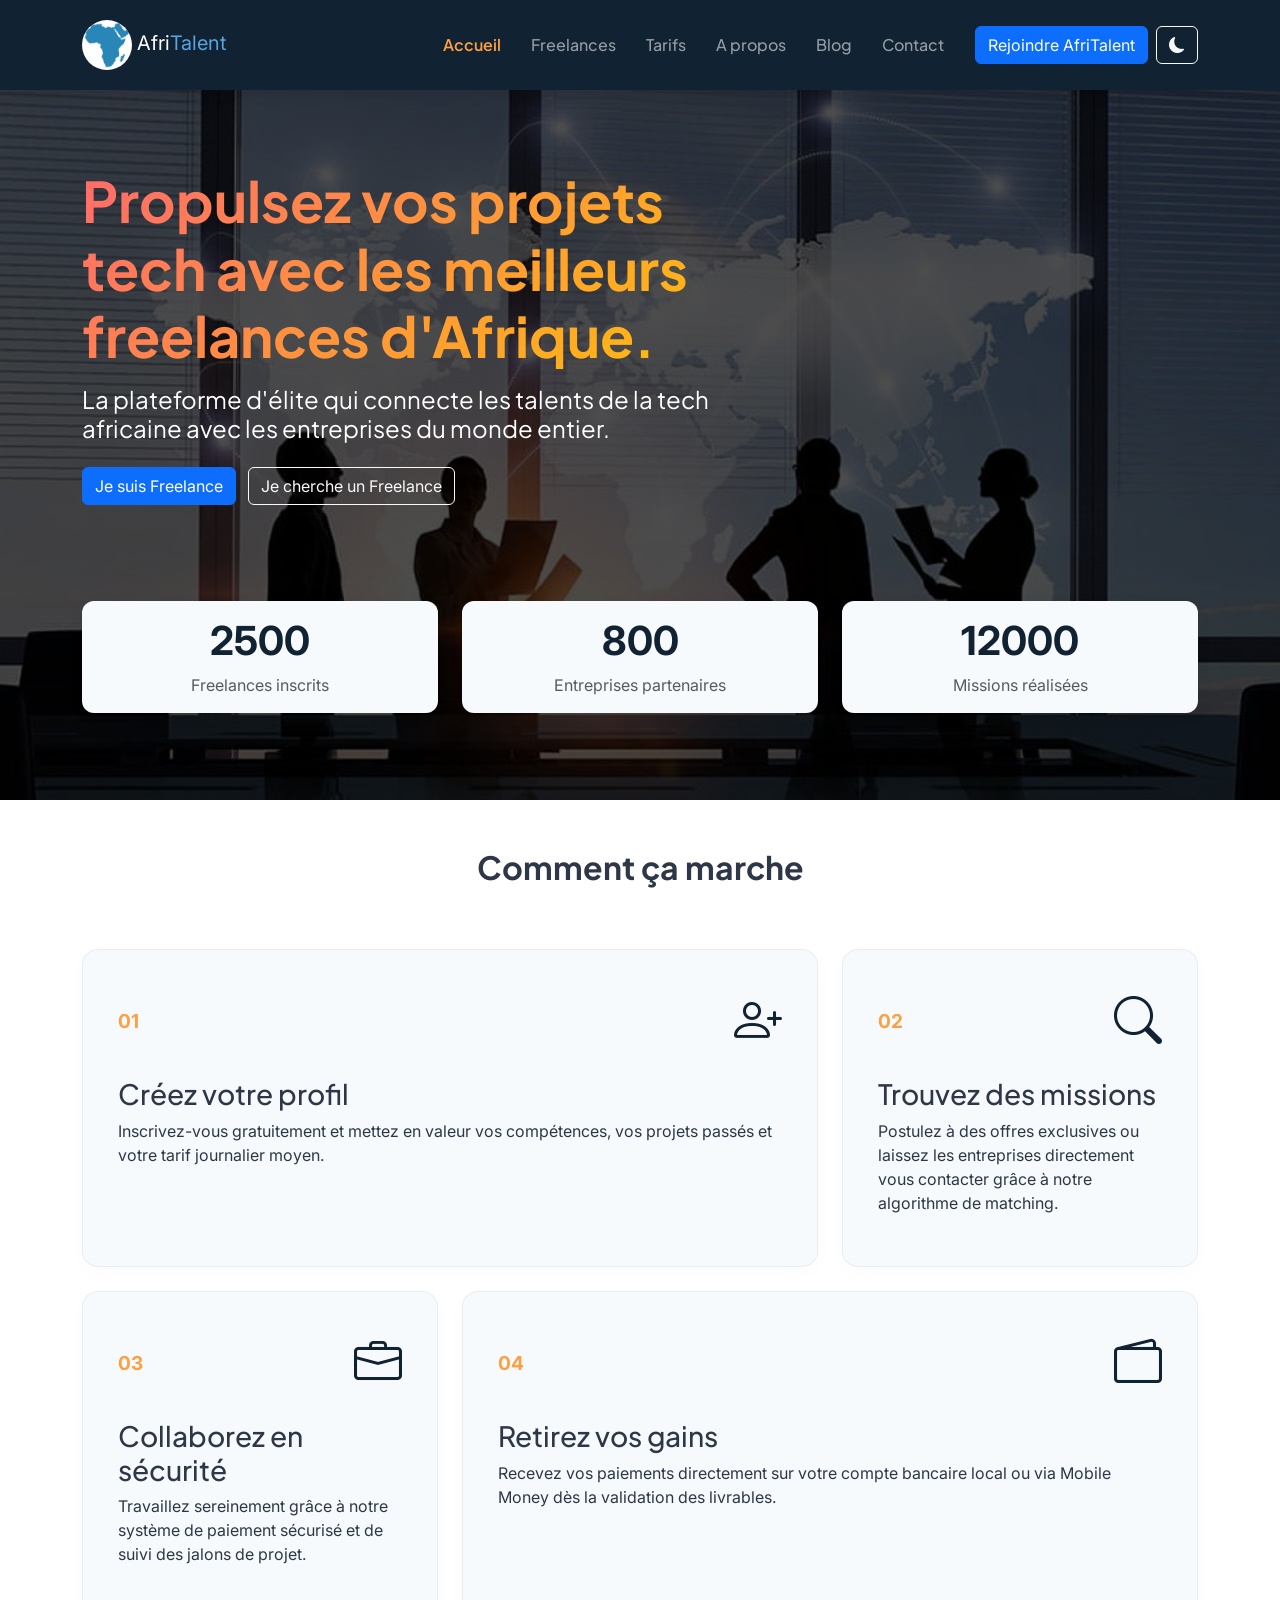
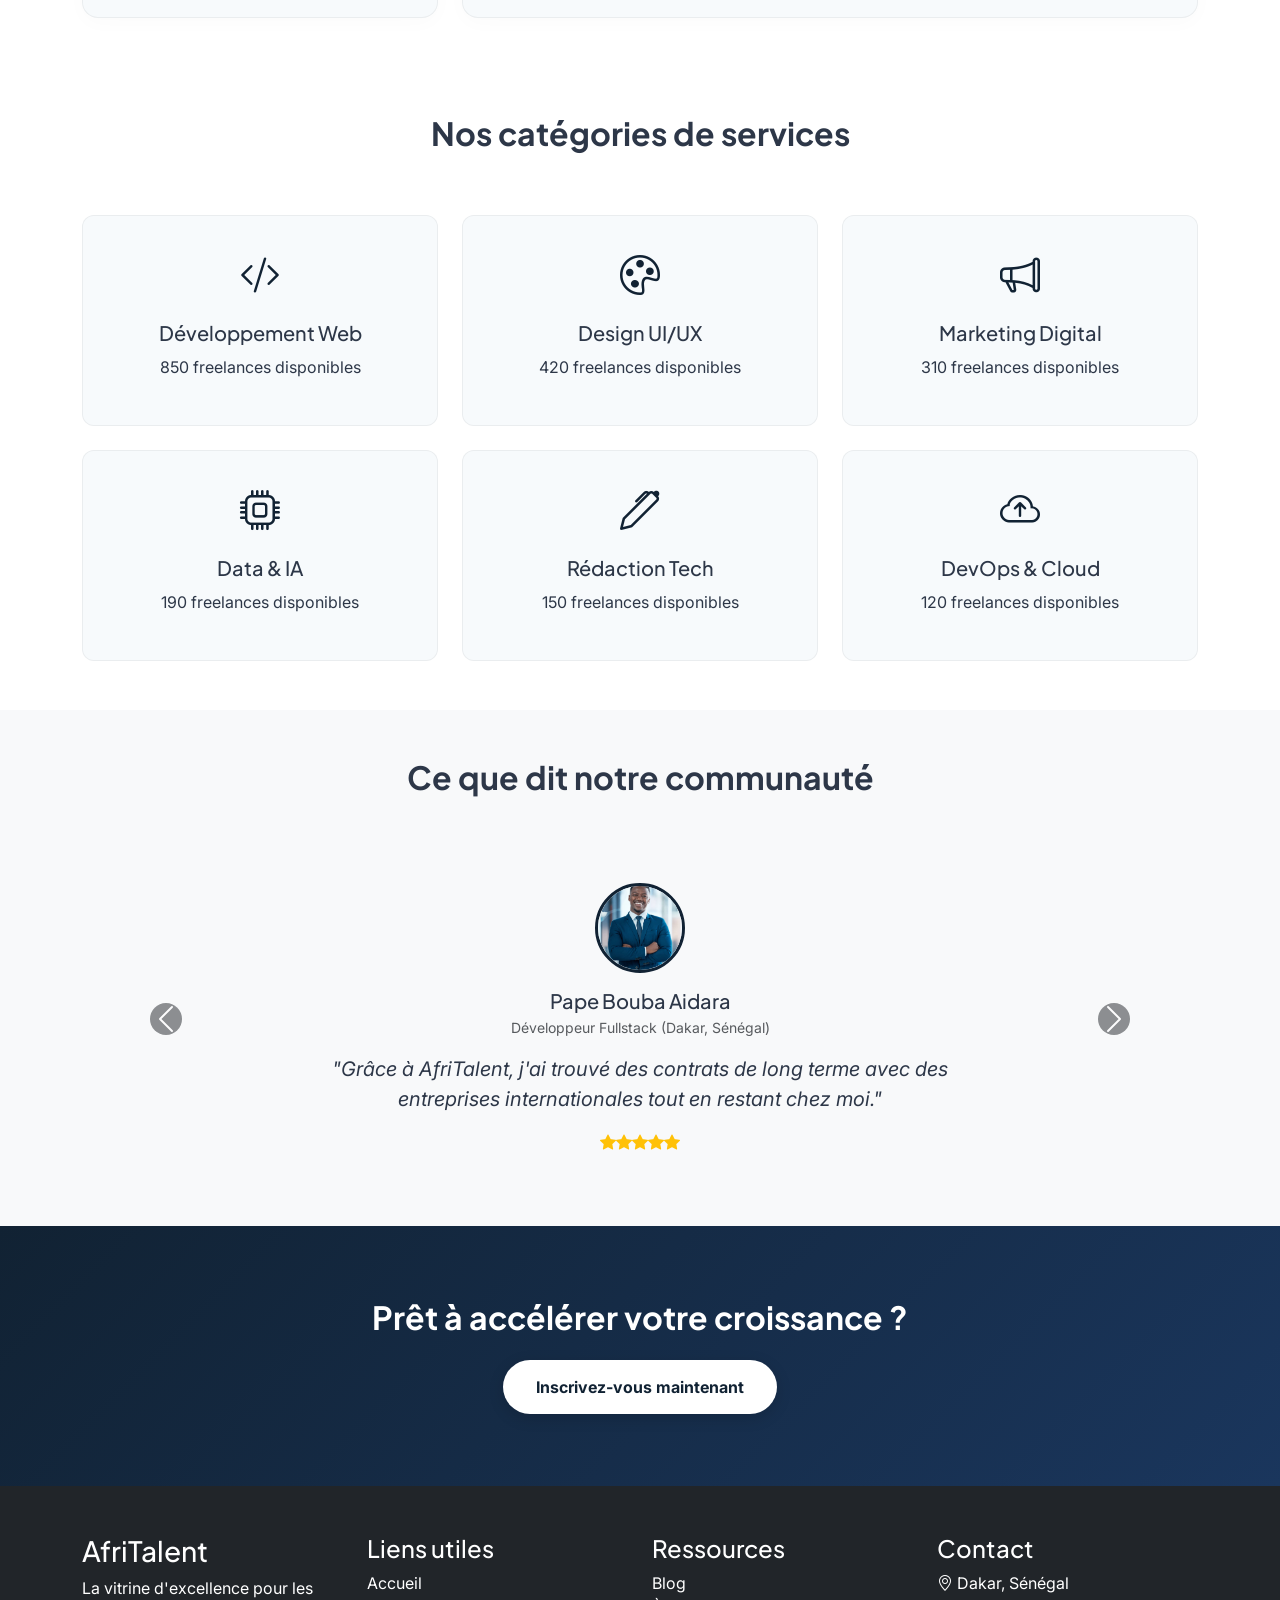
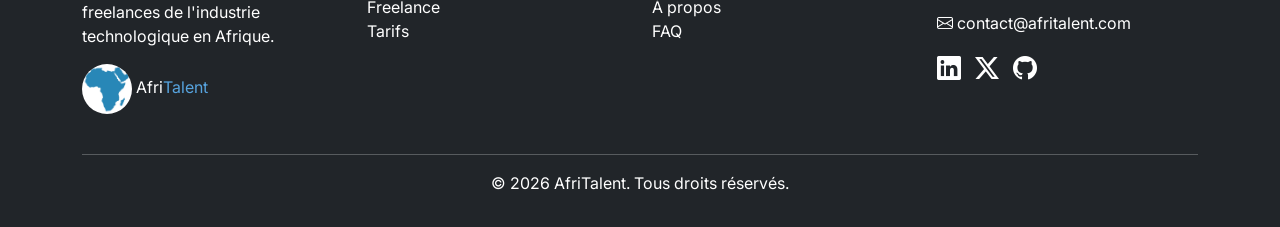
<file: index.html>
<!DOCTYPE html>
<html lang="fr">
<head>
    <meta charset="UTF-8">
    <meta name="viewport" content="width=device-width, initial-scale=1.0">
    <title>AfriTalent | Accueil</title>

    <!-- Bootstrap 5 via CDN : Framework structurel et composants graphiques réutilisables -->
    <link href="https://cdn.jsdelivr.net/npm/bootstrap@5.3.0/dist/css/bootstrap.min.css" rel="stylesheet">
    
    <!-- Bootstrap Icons : Librairie d'icônes vectorielles officielle pour les visuels et indicateurs -->
    <link rel="stylesheet" href="https://cdn.jsdelivr.net/npm/bootstrap-icons@1.11.0/font/bootstrap-icons.css">
    
    <!-- Feuille de style personnalisée : Surcharges de Bootstrap et design propre à AfriTalent -->
    <link rel="stylesheet" href="css/style.css">
</head>
<body id="index-page">

    <!-- ==========================================
         BARRE DE NAVIGATION (HEADER)
         ========================================== -->
    <header>
        <!-- .navbar-expand-lg : Mode menu complet sur PC, passe en mode Hamburger sous 992px -->
        <!-- .fixed-top : Fixe la barre en haut de l'écran lors du défilement utilisateur -->
        <nav class="navbar navbar-expand-lg navbar-dark fixed-top custom-navbar" aria-label="Navigation principale">
            <div class="container">
                <!-- Identité visuelle (Logo et Nom) -->
                <a class="navbar-brand" href="index.html">
                    <img src="images/94127101-raster-carte-afrique-carte-isolé-sur-fond-blanc-continent-icône-indienne.jpg" alt="logo officiel de AfriTalent" width="50"> Afri<span class="moi">Talent</span>
                </a>
                
                <!-- Bouton Hamburger : Apparaît uniquement sur mobile/tablette -->
                <!-- data-bs-target : Cible l'identifiant du menu pour l'ouverture/fermeture via Bootstrap JS -->
                <button class="navbar-toggler" type="button" data-bs-toggle="collapse" data-bs-target="#navMenu" aria-controls="navMenu" aria-expanded="false" aria-label="Déplier le menu de navigation">
                    <span class="navbar-toggler-icon"></span>
                </button>
                
                <!-- Conteneur des liens de navigation rétractable -->
                <div class="collapse navbar-collapse" id="navMenu">
                    <!-- .ms-auto : Pousse automatiquement le menu vers la droite de l'écran -->
                    <ul class="navbar-nav ms-auto">
                        <li class="nav-item"><a class="nav-link active" href="index.html" aria-current="page">Accueil</a></li>
                        <li class="nav-item"><a class="nav-link" href="freelances.html">Freelances</a></li>
                        <li class="nav-item"><a class="nav-link" href="tarifs.html">Tarifs</a></li>
                        <li class="nav-item"><a class="nav-link" href="about.html">A propos</a></li>
                        <li class="nav-item"><a class="nav-link" href="#">Blog</a></li>
                        <li class="nav-item"><a class="nav-link" href="contact.html">Contact</a></li>
                    </ul>
                    
                    <!-- Bouton d'inscription (Adaptabilité responsive intégrée) -->
                    <a href="contact.html" class="btn btn-primary ms-lg-3 mt-3 mt-lg-0 d-block d-lg-inline-block">Rejoindre AfriTalent</a>
                    
                    <!-- Commutateur de Thème (Light/Dark Mode) détecté par main.js via son ID -->
                    <button id="theme-toggle" class="btn btn-outline-light ms-lg-2 mt-2 mt-lg-0" aria-label="Changer le mode d'affichage">
                        <i class="bi bi-moon-fill" id="theme-icon"></i>
                    </button>
                </div>
            </div>
        </nav>
    </header>

    <!-- ==========================================
         CONTENU PRINCIPAL DE LA PAGE (MAIN)
         ========================================== -->
    <main>
        
        <!-- SECTION HERO : Accroche principale et statistiques d'impact -->
        <section id="hero" class="py-5 d-flex align-items-center">
            <div class="container">
                <div class="row align-items-center">
                    <!-- Bloc textuel principal (Centré sur mobile, aligné à gauche sur écrans larges) -->
                    <div class="col-lg-7 text-center text-lg-start">
                        <h1 class="display-4 fw-bold mb-3 text-gradient">Propulsez vos projets tech avec les meilleurs freelances d'Afrique.</h1>
                        <h2 class="fs-4 text-white mb-4 fw-normal">La plateforme d'élite qui connecte les talents de la tech africaine avec les entreprises du monde entier.</h2>
                        <div class="mb-5">
                            <a href="contact.html" class="btn btn-primary me-2">Je suis Freelance</a>
                            <a href="freelances.html" class="btn btn-outline-light">Je cherche un Freelance</a>
                        </div>
                    </div>
                    
                    <!-- Emplacement pour l'illustration : Masqué sur mobile (.d-none), visible dès lg (.d-lg-block) -->
                    <div class="col-lg-5 d-none d-lg-block">
                        <div class="hero-illustration-placeholder"></div>
                    </div>
                </div>
                
                <!-- Bloc de Statistiques (1 colonne sur mobile, 3 colonnes à partir de l'écran d'ordinateur ou tablette) -->
                <!-- Note : Les valeurs brutes servent de fallback si JS est désactivé, sinon modifiées dynamiquement par main.js -->
                <div id="stats" class="row g-4 mt-4 text-center">
                    <div class="col-12 col-md-4">
                        <div class="stat-box p-3">
                            <span class="num d-block fw-bold h2" data-target="2500">2500</span>
                            <p class="text-muted mb-0">Freelances inscrits</p>
                        </div>
                    </div>
                    <div class="col-12 col-md-4">
                        <div class="stat-box p-3">
                            <span class="num d-block fw-bold h2" data-target="800">800</span>
                            <p class="text-muted mb-0">Entreprises partenaires</p>
                        </div>
                    </div>
                    <div class="col-12 col-md-4">
                        <div class="stat-box p-3">
                            <span class="num d-block fw-bold h2" data-target="12000">12000</span>
                            <p class="text-muted mb-0">Missions réalisées</p>
                        </div>
                    </div>
                </div>
            </div>
        </section>


        <!-- SECTION BENTO GRID : Processus d'utilisation de la plateforme -->
        <section id="how-it-works" class="py-5">
            <div class="container">
                <h2 class="text-center mb-5 section-title">Comment ça marche</h2>
               
                <!-- Le conteneur .bento-grid est piloté par CSS Grid pour agencer les cartes de façon asymétrique -->
                <div class="bento-grid">
                    
                    <!-- Étape 1 (.bento-w-2 indique en CSS que la carte occupe 2 colonnes sur écran large) -->
                    <article class="bento-card bento-w-2">
                        <div class="bento-header">
                            <span class="bento-step">01</span>
                            <i class="bi bi-person-plus bento-icon" aria-hidden="true"></i>
                        </div>
                        <h3>Créez votre profil</h3>
                        <p>Inscrivez-vous gratuitement et mettez en valeur vos compétences, vos projets passés et votre tarif journalier moyen.</p>
                    </article>

                    <!-- Étape 2 (Format standard : 1 colonne de la bento grid) -->
                    <article class="bento-card">
                        <div class="bento-header">
                            <span class="bento-step">02</span>
                            <i class="bi bi-search bento-icon" aria-hidden="true"></i>
                        </div>
                        <h3>Trouvez des missions</h3>
                        <p>Postulez à des offres exclusives ou laissez les entreprises directement vous contacter grâce à notre algorithme de matching.</p>
                    </article>
                    
                    <!-- Étape 3 (Format standard : 1 colonne de la bento grid) -->
                    <article class="bento-card">
                        <div class="bento-header">
                            <span class="bento-step">03</span>
                            <i class="bi bi-briefcase bento-icon" aria-hidden="true"></i>
                        </div>
                        <h3>Collaborez en sécurité</h3>
                        <p>Travaillez sereinement grâce à notre système de paiement sécurisé et de suivi des jalons de projet.</p>
                    </article>

                    <!-- Étape 4 (Format large : prend deux emplacements horizontaux sur PC) -->
                    <article class="bento-card bento-w-2">
                        <div class="bento-header">
                            <span class="bento-step">04</span>
                            <i class="bi bi-wallet2 bento-icon" aria-hidden="true"></i>
                        </div>
                        <h3>Retirez vos gains</h3>
                        <p>Recevez vos paiements directement sur votre compte bancaire local ou via Mobile Money dès la validation des livrables.</p>
                    </article>
                </div>
            </div>
        </section>


        <!-- SECTION CATÉGORIES : Secteurs d'activités techniques proposés -->
        <section id="categories" class="py-5">
            <div class="container">
                <h2 class="text-center mb-5 section-title">Nos catégories de services</h2>
                
                <!-- Gère la distribution des cartes : 1 col sur mobile (col-12), 2 col sur tablette (col-md-6), 3 col sur PC (col-lg-4) -->
                <div class="row g-4">
                    <!-- Catégorie Développement Web -->
                    <div class="col-12 col-md-6 col-lg-4">
                        <div class="category-card">
                            <i class="bi bi-code-slash card-icon" aria-hidden="true"></i>
                            <h3>Développement Web</h3>
                            <p>850 freelances disponibles</p>
                        </div>
                    </div>
                    
                    <!-- Catégorie Design UI/UX -->
                    <div class="col-12 col-md-6 col-lg-4">
                        <div class="category-card">
                            <i class="bi bi-palette card-icon" aria-hidden="true"></i>
                            <h3>Design UI/UX</h3>
                            <p>420 freelances disponibles</p>
                        </div>
                    </div>
                    
                    <!-- Catégorie Marketing Digital -->
                    <div class="col-12 col-md-6 col-lg-4">
                        <div class="category-card">
                            <i class="bi bi-megaphone card-icon" aria-hidden="true"></i>
                            <h3>Marketing Digital</h3>
                            <p>310 freelances disponibles</p>
                        </div>
                    </div>
                    
                    <!-- Catégorie Data & IA -->
                    <div class="col-12 col-md-6 col-lg-4">
                        <div class="category-card">
                            <i class="bi bi-cpu card-icon" aria-hidden="true"></i>
                            <h3>Data & IA</h3>
                            <p>190 freelances disponibles</p>
                        </div>
                    </div>
                    
                    <!-- Catégorie Rédaction Tech -->
                    <div class="col-12 col-md-6 col-lg-4">
                        <div class="category-card">
                            <i class="bi bi-pen card-icon" aria-hidden="true"></i>
                            <h3>Rédaction Tech</h3>
                            <p>150 freelances disponibles</p>
                        </div>
                    </div>
                    
                    <!-- Catégorie DevOps & Cloud -->
                    <div class="col-12 col-md-6 col-lg-4">
                        <div class="category-card">
                            <i class="bi bi-cloud-arrow-up card-icon" aria-hidden="true"></i>
                            <h3>DevOps & Cloud</h3>
                            <p>120 freelances disponibles</p>
                        </div>
                    </div>
                </div>
            </div>
        </section>


        <!-- SECTION TÉMOIGNAGES : Avis clients sous forme de Carrousel Bootstrap -->
        <section id="testimonials" class="py-5 bg-light-section">
            <div class="container">
                <h2 class="text-center mb-5 section-title">Ce que dit notre communauté</h2>
               
                <!-- Carrousel Bootstrap autonome avec défilement automatique activé par data-bs-ride -->
                <div id="testimonialCarousel" class="carousel slide" data-bs-ride="carousel">
                    <div class="carousel-inner text-center py-4">
                        
                        <!-- Diapositive active 1 : Obligatoirement définie avec .active pour initialiser le composant -->
                        <div class="carousel-item active">
                            <div class="testimonial-wrapper mx-auto" style="max-width: 700px; padding: 0 15px;">
                                <img src="images/istockphoto-1372065700-612x612.jpg" alt="Photo de Pape Bouba Aidara" class="testimonial-img mb-3">
                                <h3 class="fs-5 mb-1">Pape Bouba Aidara</h3>
                                <p class="text-muted small">Développeur Fullstack (Dakar, Sénégal)</p>
                                <blockquote class="fs-5 fst-italic mb-3">"Grâce à AfriTalent, j'ai trouvé des contrats de long terme avec des entreprises internationales tout en restant chez moi."</blockquote>
                                <div class="stars-container text-warning">
                                    <i class="bi bi-star-fill" aria-hidden="true"></i><i class="bi bi-star-fill" aria-hidden="true"></i><i class="bi bi-star-fill" aria-hidden="true"></i><i class="bi bi-star-fill" aria-hidden="true"></i><i class="bi bi-star-fill" aria-hidden="true"></i>
                                </div>
                            </div>
                        </div>
                        
                        <!-- Diapositive 2 -->
                        <div class="carousel-item">
                            <div class="testimonial-wrapper mx-auto" style="max-width: 700px; padding: 0 15px;">
                                <img src="images/Fiere-entrepreneure-devant-son-bureau8c.webp" alt="Photo de Léna Sow" class="testimonial-img mb-3">
                                <h3 class="fs-5 mb-1">Léna Sow</h3>
                                <p class="text-muted small">Directrice Tech chez InnovCorp (Accra, Ghana)</p>
                                <blockquote class="fs-5 fst-italic mb-3">"La qualité des profils trouvés sur AfriTalent est exceptionnelle. Le processus de recrutement est fluide et rapide."</blockquote>
                                <div class="stars-container text-warning">
                                    <i class="bi bi-star-fill" aria-hidden="true"></i><i class="bi bi-star-fill" aria-hidden="true"></i><i class="bi bi-star-fill" aria-hidden="true"></i><i class="bi bi-star-fill" aria-hidden="true"></i><i class="bi bi-star-fill" aria-hidden="true"></i>
                                </div>
                            </div>
                        </div>
                        
                        <!-- Diapositive 3 -->
                        <div class="carousel-item">
                            <div class="testimonial-wrapper mx-auto" style="max-width: 700px; padding: 0 15px;">
                                <img src="images/istockphoto-2218333130-612x612.jpg" alt="Photo de Mouhamed Sow" class="testimonial-img mb-3">
                                <h3 class="fs-5 mb-1">Mouhamed Sow</h3>
                                <p class="text-muted small">UI/UX Designer (Lagos, Nigeria)</p>
                                <blockquote class="fs-5 fst-italic mb-3">"Une plateforme qui comprend enfin les défis des freelances africains. Le système de paiement sécurisé change tout !"</blockquote>
                                <div class="stars-container text-warning">
                                    <i class="bi bi-star-fill" aria-hidden="true"></i><i class="bi bi-star-fill" aria-hidden="true"></i><i class="bi bi-star-fill" aria-hidden="true"></i><i class="bi bi-star-fill" aria-hidden="true"></i><i class="bi bi-star-half" aria-hidden="true"></i>
                                </div>
                            </div>
                        </div>
                    </div>
                    
                    <!-- Boutons de contrôle de navigation du Carrousel -->
                    <button class="carousel-control-prev" type="button" data-bs-target="#testimonialCarousel" data-bs-slide="prev">
                        <span class="carousel-control-prev-icon bg-dark rounded-circle" aria-hidden="true"></span>
                        <span class="visually-hidden">Précédent</span>
                    </button>
                    <button class="carousel-control-next" type="button" data-bs-target="#testimonialCarousel" data-bs-slide="next">
                        <span class="carousel-control-next-icon bg-dark rounded-circle" aria-hidden="true"></span>
                        <span class="visually-hidden">Suivant</span>
                    </button>
                </div>
            </div>
        </section>


        <!-- SECTION CTA : Appel à l'action final pour clore la page -->
        <section id="cta-home" class="py-5 text-center text-white">
            <div class="container py-4">
                <h2 class="fw-bold mb-4">Prêt à accélérer votre croissance ?</h2>
                <a href="contact.html" class="btn btn-cta-light">Inscrivez-vous maintenant</a>
            </div>
        </section>
    </main>
   
    <!-- ==========================================
         PIED DE PAGE (FOOTER)
         ========================================== -->
    <footer class="bg-dark text-white pt-5 pb-3">
        <div class="container">
            <div class="row g-4">
                <!-- Colonne Présentation & Logo -->
                <div class="col-12 col-md-3 mb-4">
                    <h3>AfriTalent</h3>
                    <p>La vitrine d'excellence pour les freelances de l'industrie technologique en Afrique.</p>
                    <a class="navbar-brand" href="index.html">
                        <img src="images/94127101-raster-carte-afrique-carte-isolé-sur-fond-blanc-continent-icône-indienne.jpg" alt="Logo de pied de page AfriTalent" width="50"> Afri<span class="moi">Talent</span>
                    </a>
                </div>
                <!-- Colonne Navigation rapide -->
                <div class="col-12 col-md-3 mb-4">
                    <h4>Liens utiles</h4>
                    <ul class="list-unstyled">
                        <li><a href="index.html" class="text-white text-decoration-none">Accueil</a></li>
                        <li><a href="freelances.html" class="text-white text-decoration-none">Freelance</a></li>
                        <li><a href="tarifs.html" class="text-white text-decoration-none">Tarifs</a></li>
                    </ul>
                </div>
            
                <!-- Colonne Ressources additionnelles -->
                <div class="col-12 col-md-3 mb-4">
                    <h4>Ressources</h4>
                    <ul class="list-unstyled">
                        <li><a href="#" class="text-white text-decoration-none">Blog</a></li>
                        <li><a href="about.html" class="text-white text-decoration-none">À propos</a></li>
                        <li><a href="#" class="text-white text-decoration-none">FAQ</a></li>
                    </ul>
                </div>
                <!-- Colonne Coordonnées et réseaux sociaux -->
                <div class="col-12 col-md-3 mb-4">
                    <h4>Contact</h4>
                    <p><i class="bi bi-geo-alt" aria-hidden="true"></i> Dakar, Sénégal</p>
                    <p><i class="bi bi-envelope" aria-hidden="true"></i> contact@afritalent.com</p>
                    <!-- Liens réseaux sociaux (Sémantique accessible via aria-label) -->
                    <div class="fs-4 mt-2">
                        <a href="#" class="text-white me-2" aria-label="Suivez-nous sur LinkedIn"><i class="bi bi-linkedin"></i></a>
                        <a href="#" class="text-white me-2" aria-label="Suivez-nous sur X / Twitter"><i class="bi bi-twitter-x"></i></a>
                        <a href="#" class="text-white" aria-label="Consultez notre projet GitHub"><i class="bi bi-github"></i></a>
                    </div>
                </div>
            </div>
        
            <!-- Ligne de séparation de copyright -->

            <hr class="border-light">
            <div class="text-center">
                <p>&copy; <span id="year">2026</span> AfriTalent. Tous droits réservés.</p>
            </div>
        </div>
    </footer>

    <!-- ==========================================
         ÉLÉMENTS INTERACTIFS FLOTTANTS
         ========================================== -->
    <!-- Bouton Retour en haut : Contrôlé par main.js pour le comportement d'affichage au scroll (.d-none retiré au scroll) -->
    <button id="back-to-top" class="btn btn-primary position-fixed bottom-0 end-0 m-4 d-none" aria-label="Retourner en haut de la page">
        <i class="bi bi-arrow-up-short" aria-hidden="true"></i>
    </button>

    <!-- ==========================================
         SCRIPTS EXTÉRIEURS ET CLIENTS
         ========================================== -->
    <!-- Bootstrap 5 Bundle : Inclut Popper.js nécessaire à la gestion autonome du carrousel et du menu mobile -->
    <script src="https://cdn.jsdelivr.net/npm/bootstrap@5.3.0/dist/js/bootstrap.bundle.min.js"></script>
    
    <!-- Script Applicatif Personnel : Contient le code métier de gestion du DOM (Thème, compteurs animés) -->
    <script src="js/main.js"></script>
</body>
</html>
</file>
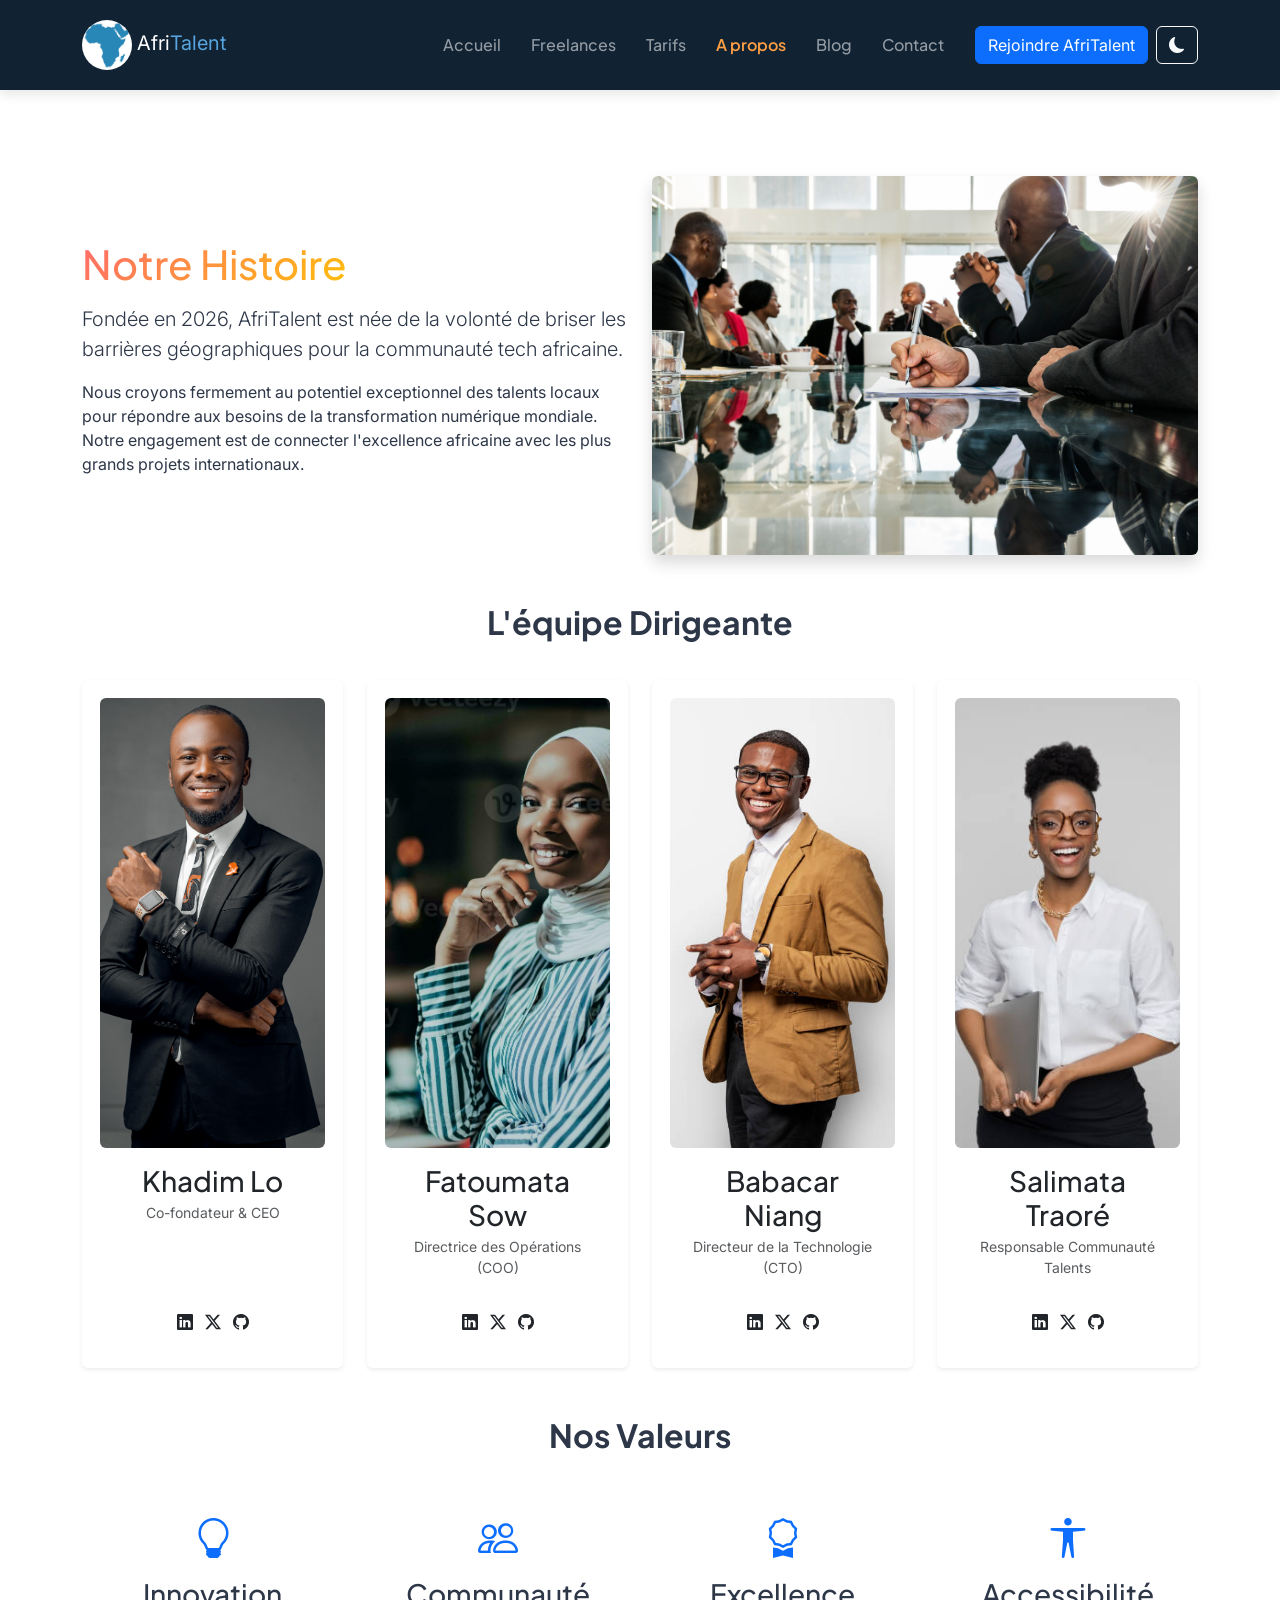
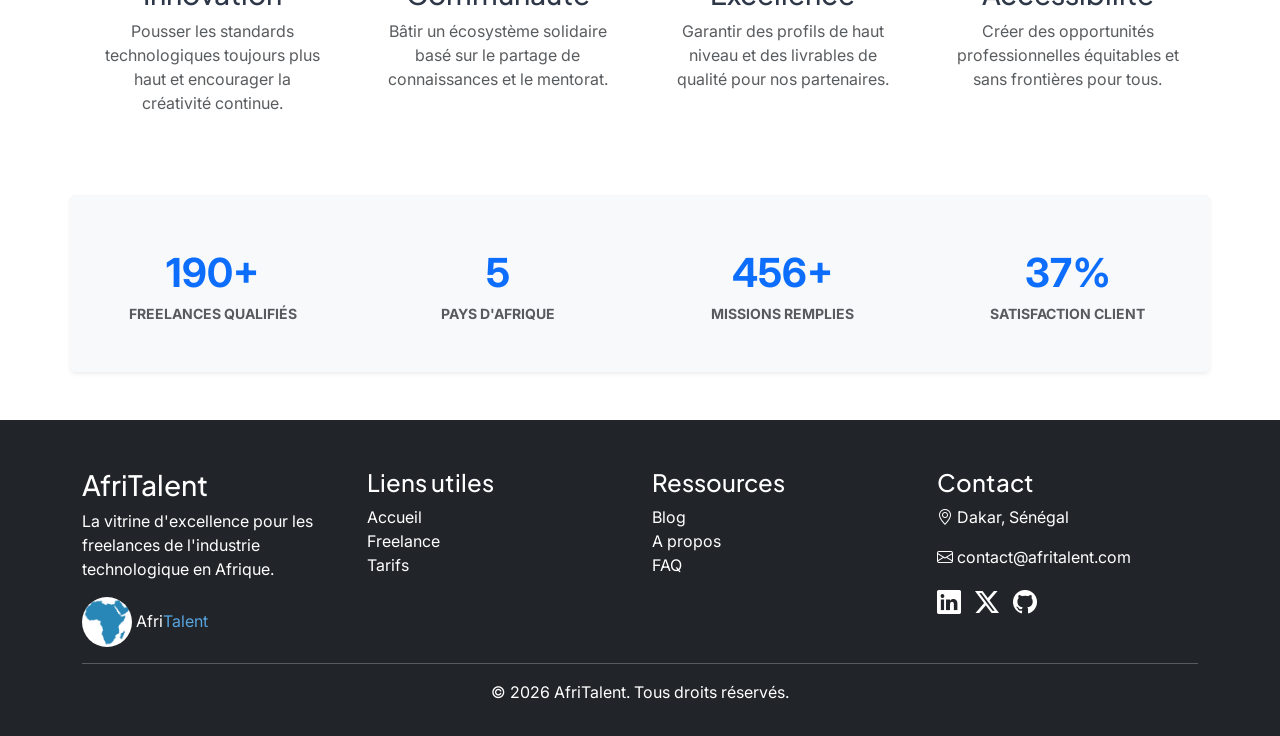
<file: about.html>
<!DOCTYPE html>
<html lang="fr">
<head>
    <!-- Métadonnées indispensables pour l'encodage des caractères et le rendu responsive mobile -->
    <meta charset="UTF-8">
    <meta name="viewport" content="width=device-width, initial-scale=1.0">
    <title>AfriTalent — A propos</title>
    
    <!-- CHARGEMENT DES FEUILLES DE STYLE EXTERNES -->
    <!-- Bootstrap 5 CSS : Framework de composants et système de grille -->
    <link href="https://cdn.jsdelivr.net/npm/bootstrap@5.3.0/dist/css/bootstrap.min.css" rel="stylesheet">
    <!-- Style personnalisé : Contient nos variables (couleurs, thèmes clair/sombre) -->
    <link rel="stylesheet" href="css/style.css?v=1.1">
    <!-- Bootstrap Icons : Librairie vectorielle pour les icônes de réseaux sociaux et de valeurs -->
    <link rel="stylesheet" href="https://cdn.jsdelivr.net/npm/bootstrap-icons@1.11.0/font/bootstrap-icons.css">
</head>
<body id="about-page">

    <!-- ==========================================================================
         EN-TÊTE ET ENTRÉE DE NAVIGATION (Fixée en haut d'écran lors du défilement)
         ========================================================================== -->
    <header>
        <nav class="navbar navbar-expand-lg navbar-dark fixed-top custom-navbar">
            <div class="container">
                <!-- Zone de marque : Logo + Nom du site -->
                <a class="navbar-brand" href="index.html">
                    <img src="images/94127101-raster-carte-afrique-carte-isolé-sur-fond-blanc-continent-icône-indienne.jpg" alt="logo officiel de AfriTalent" width="50"> Afri<span class="moi">Talent</span>
                </a>
                
                <!-- Bouton Hamburger : Apparaît sur mobile et gère le repli de la navigation -->
                <button class="navbar-toggler" type="button" data-bs-toggle="collapse" data-bs-target="#navMenu" aria-controls="navMenu" aria-expanded="false" aria-label="Toggle navigation">
                    <span class="navbar-toggler-icon"></span>
                </button>
                
                <!-- Menu de navigation principal -->
                <div class="collapse navbar-collapse" id="navMenu">
                    <ul class="navbar-nav ms-auto">
                        <li class="nav-item"><a class="nav-link" href="index.html">Accueil</a></li>
                        <li class="nav-item"><a class="nav-link" href="freelances.html">Freelances</a></li>
                        <li class="nav-item"><a class="nav-link" href="tarifs.html">Tarifs</a></li>
                        <!-- La classe 'active' signale la page en cours d'utilisation -->
                        <li class="nav-item"><a class="nav-link active" href="about.html" aria-current="page">A propos</a></li>
                        <li class="nav-item"><a class="nav-link" href="#">Blog</a></li>
                        <li class="nav-item"><a class="nav-link" href="contact.html">Contact</a></li>
                    </ul>
                    
                    <!-- Bouton d'action principal d'inscription -->
                    <a href="contact.html" class="btn btn-primary ms-lg-3 mt-3 mt-lg-0 d-block d-lg-inline-block">Rejoindre AfriTalent</a>
                    
                    <!-- Commutateur du Mode Sombre / Mode Clair (Géré par js/main.js) -->
                    <button id="theme-toggle" class="btn btn-outline-light ms-lg-2 mt-2 mt-lg-0" aria-label="changer de thème">
                        <i class="bi bi-moon-fill" id="theme-icon"></i>
                    </button>
                </div>
            </div>
        </nav>
    </header>

    <!-- ==========================================================================
         CONTENU PRINCIPAL DE LA PAGE
         ========================================================================== -->
    <main>
        
        <!-- SECTION 1 : NOTRE HISTOIRE (Disposition alternée texte/image) -->
        <!-- align-items-center aligne verticalement le texte avec le milieu de l'image -->
        <section id="history" class="container my-5 pt-5">
            <div class="row align-items-center g-4">
                <!-- Bloc de texte (Prend toute la largeur sur mobile, la moitié à partir des tablettes) -->
                <div class="col-12 col-md-6">
                    <h1 class="mb-3 text-gradient">Notre Histoire</h1>
                    <!-- .lead augmente légèrement la taille de la police pour l'introduction -->
                    <p class="lead">Fondée en 2026, AfriTalent est née de la volonté de briser les barrières géographiques pour la communauté tech africaine.</p>
                    <p>Nous croyons fermement au potentiel exceptionnel des talents locaux pour répondre aux besoins de la transformation numérique mondiale. Notre engagement est de connecter l'excellence africaine avec les plus grands projets internationaux.</p>
                </div>
                <!-- Bloc Image (.img-fluid permet à l'image de s'adapter dynamiquement à la largeur de sa colonne) -->
                <div class="col-12 col-md-6">
                    <img src="images/diversity-people-international-conference-partnership-scaled-1.jpg" class="img-fluid rounded shadow" alt="L'équipe AfriTalent en réunion de travail">
                </div>
            </div>
        </section>

        <!-- SECTION 2 : L'ÉQUIPE DIRIGEANTE (Grille de cartes de profils) -->
        <section id="team" class="container mb-5">
            <h2 class="text-center mb-4 section-title">L'équipe Dirigeante</h2>
            <!-- g-4 gère l'espacement (gutter) horizontal et vertical entre les cartes -->
            <div class="row g-4">

                <!-- Profil 1 : Khadim Lo -->
                <!-- Répartition : 1 par ligne sur mobile, 2 sur tablette (sm), 4 sur grand écran (lg) -->
                <div class="col-12 col-sm-6 col-lg-3">
                    <!-- border-0 supprime la bordure par défaut de Bootstrap pour un effet épuré -->
                    <div class="card text-center p-3 h-100 shadow-sm border-0">
                        <img src="images/pexels-photo-16221482.jpg" class="card-img-top rounded" alt="Portrait de Khadim Lo">
                        <!-- d-flex flex-column et justify-content-between équilibrent la hauteur du contenu et poussent les réseaux sociaux en bas -->
                        <div class="card-body d-flex flex-column justify-content-between">
                            <div>
                                <h3 class="card-title mb-1">Khadim Lo</h3>
                                <p class="text-muted small">Co-fondateur & CEO</p>
                            </div>
                            <!-- Liens de réseaux sociaux individuels avec attributs ARIA pour l'accessibilité -->
                            <div class="social-links mt-3">
                                <a href="#" class="text-dark me-2" aria-label="LinkedIn de Khadim Lo"><i class="bi bi-linkedin"></i></a>
                                <a href="#" class="text-dark me-2" aria-label="Twitter de Khadim Lo"><i class="bi bi-twitter-x"></i></a>
                                <a href="#" class="text-dark" aria-label="GitHub de Khadim Lo"><i class="bi bi-github"></i></a>
                            </div>
                        </div>
                    </div>
                </div>

                <!-- Profil 2 : Fatoumata Sow -->
                <div class="col-12 col-sm-6 col-lg-3">
                    <div class="card text-center p-3 h-100 shadow-sm border-0">
                        <img src="images/protrait-of-a-black-african-american-female-muslim-standing-in-a-modern-business-office-while-wearing-a-hijab-photo.jpg" class="card-img-top rounded" alt="Portrait de Fatoumata Sow">
                        <div class="card-body d-flex flex-column justify-content-between">
                            <div>
                                <h3 class="card-title mb-1">Fatoumata Sow</h3>
                                <p class="text-muted small">Directrice des Opérations (COO)</p>
                            </div>
                            <div class="social-links mt-3">
                                <a href="#" class="text-dark me-2" aria-label="LinkedIn de Fatoumata Sow"><i class="bi bi-linkedin"></i></a>
                                <a href="#" class="text-dark me-2" aria-label="Twitter de Fatoumata Sow"><i class="bi bi-twitter-x"></i></a>
                                <a href="#" class="text-dark" aria-label="GitHub de Fatoumata Sow"><i class="bi bi-github"></i></a>
                            </div>
                        </div>
                    </div>
                </div>

                <!-- Profil 3 : Babacar Niang -->
                <div class="col-12 col-sm-6 col-lg-3">
                    <div class="card text-center p-3 h-100 shadow-sm border-0">
                        <img src="images/istockphoto-2157036490-612x612.jpg" class="card-img-top rounded" alt="Portrait de Babacar Niang">
                        <div class="card-body d-flex flex-column justify-content-between">
                            <div>
                                <h3 class="card-title mb-1">Babacar Niang</h3>
                                <p class="text-muted small">Directeur de la Technologie (CTO)</p>
                            </div>
                            <div class="social-links mt-3">
                                <a href="#" class="text-dark me-2" aria-label="LinkedIn de Babacar Niang"><i class="bi bi-linkedin"></i></a>
                                <a href="#" class="text-dark me-2" aria-label="Twitter de Babacar Niang"><i class="bi bi-twitter-x"></i></a>
                                <a href="#" class="text-dark" aria-label="GitHub de Babacar Niang"><i class="bi bi-github"></i></a>
                            </div>
                        </div>
                    </div>
                </div>

                <!-- Profil 4 : Salimata Traoré -->
                <div class="col-12 col-sm-6 col-lg-3">
                    <div class="card text-center p-3 h-100 shadow-sm border-0">
                        <img src="images/istockphoto-2169867771-612x612.jpg" class="card-img-top rounded" alt="Portrait de Salimata Traoré">
                        <div class="card-body d-flex flex-column justify-content-between">
                            <div>
                                <h3 class="card-title mb-1">Salimata Traoré</h3>
                                <p class="text-muted small">Responsable Communauté Talents</p>
                            </div>
                            <div class="social-links mt-3">
                                <a href="#" class="text-dark me-2" aria-label="LinkedIn de Salimata Traoré"><i class="bi bi-linkedin"></i></a>
                                <a href="#" class="text-dark me-2" aria-label="Twitter de Salimata Traoré"><i class="bi bi-twitter-x"></i></a>
                                <a href="#" class="text-dark" aria-label="GitHub de Salimata Traoré"><i class="bi bi-github"></i></a>
                            </div>
                        </div>
                    </div>
                </div>

            </div>
        </section>

        <!-- SECTION 3 : NOS VALEURS (Présentation d'icônes et de blocs descriptifs) -->
        <section id="values" class="container mb-5 text-center">
            <h2 class="mb-4 section-title">Nos Valeurs</h2>
            <div class="row g-4">
                
                <!-- Valeur 1 : Innovation -->
                <!-- Répartition : 1 par ligne (mobile), 2 par ligne (tablette), 4 par ligne (bureau) -->
                <div class="col-12 col-sm-6 col-md-3">
                    <div class="p-3">
                        <!-- .fs-1 applique une taille de police d'icône généreuse, .d-block force le saut de ligne -->
                        <i class="bi bi-lightbulb text-primary fs-1 mb-2 d-block"></i>
                        <h3>Innovation</h3>
                        <p class="text-muted">Pousser les standards technologiques toujours plus haut et encourager la créativité continue.</p>
                    </div>
                </div>
                
                <!-- Valeur 2 : Communauté -->
                <div class="col-12 col-sm-6 col-md-3">
                    <div class="p-3">
                        <i class="bi bi-people text-primary fs-1 mb-2 d-block"></i>
                        <h3>Communauté</h3>
                        <p class="text-muted">Bâtir un écosystème solidaire basé sur le partage de connaissances et le mentorat.</p>
                    </div>
                </div>
                
                <!-- Valeur 3 : Excellence -->
                <div class="col-12 col-sm-6 col-md-3">
                    <div class="p-3">
                        <i class="bi bi-award text-primary fs-1 mb-2 d-block"></i>
                        <h3>Excellence</h3>
                        <p class="text-muted">Garantir des profils de haut niveau et des livrables de qualité pour nos partenaires.</p>
                    </div>
                </div>
                
                <!-- Valeur 4 : Accessibilité -->
                <div class="col-12 col-sm-6 col-md-3">
                    <div class="p-3">
                        <i class="bi bi-universal-access text-primary fs-1 mb-2 d-block"></i>
                        <h3>Accessibilité</h3>
                        <p class="text-muted">Créer des opportunités professionnelles équitables et sans frontières pour tous.</p>
                    </div>
                </div>
            </div>
        </section>

        <!-- SECTION 4 : STATISTIQUES CLÉS (Compteurs dynamiques) -->
        <!-- bg-light offre une délimitation visuelle douce par rapport au reste du contenu blanc -->
        <div class="container mb-5 text-center bg-light py-5 rounded shadow-sm">
            <!-- L'ID #about-stats et la classe .counter-value ciblent ces éléments pour l'animation JS du compteur -->
            <div class="row g-4" id="about-stats">
        
                <!-- Statistique 1 -->
                <!-- col-6 force l'affichage en 2 colonnes par ligne même sur les plus petits écrans mobiles -->
                <div class="col-6 col-md-3">
                    <div class="fs-1 fw-bold text-primary">
                        <!-- data-target stocke la valeur finale que le script JS devra atteindre -->
                        <span class="counter-value" data-target="500">500</span>+
                    </div>
                    <p class="text-muted text-uppercase small fw-bold mb-0">Freelances Qualifiés</p>
                </div>
                
                <!-- Statistique 2 -->
                <div class="col-6 col-md-3">
                    <div class="fs-1 fw-bold text-primary">
                        <span class="counter-value" data-target="15">15</span>
                    </div>
                    <p class="text-muted text-uppercase small fw-bold mb-0">Pays d'Afrique</p>
                </div>
                
                <!-- Statistique 3 -->
                <div class="col-6 col-md-3">
                    <div class="fs-1 fw-bold text-primary">
                        <span class="counter-value" data-target="1200">1200</span>+
                    </div>
                    <p class="text-muted text-uppercase small fw-bold mb-0">Missions Remplies</p>
                </div>
                
                <!-- Statistique 4 -->
                <div class="col-6 col-md-3">
                    <div class="fs-1 fw-bold text-primary">
                        <span class="counter-value" data-target="98">98</span>%
                    </div>
                    <p class="text-muted text-uppercase small fw-bold mb-0">Satisfaction Client</p>
                </div>
            </div>
        </div>
    </main>

    <!-- ==========================================================================
         PIED DE PAGE (FOOTER TERMINAL)
         ========================================================================== -->
    <footer class="bg-dark text-white pt-5 pb-3">
        <div class="container">
            <div class="row g-4">
                <!-- Colonne Marque / Identité -->
                <div class="col-12 col-sm-6 col-md-3">
                    <h3>AfriTalent</h3>
                    <p>La vitrine d'excellence pour les freelances de l'industrie technologique en Afrique.</p>
                    <a class="navbar-brand" href="index.html">
                        <img src="images/94127101-raster-carte-afrique-carte-isolé-sur-fond-blanc-continent-icône-indienne.jpg" alt="logo officiel de AfriTalent" width="50"> Afri<span class="moi">Talent</span>
                    </a>
                </div>

                <!-- Colonne Navigation interne -->
                <div class="col-12 col-sm-6 col-md-3">
                    <h4>Liens utiles</h4>
                    <ul class="list-unstyled">
                        <li><a href="index.html" class="text-white text-decoration-none">Accueil</a></li>
                        <li><a href="freelances.html" class="text-white text-decoration-none">Freelance</a></li>
                        <li><a href="tarifs.html" class="text-white text-decoration-none">Tarifs</a></li>
                    </ul>
                </div>
            
                <!-- Colonne Ressources additionnelles -->
                <div class="col-12 col-sm-6 col-md-3">
                    <h4>Ressources</h4>
                    <ul class="list-unstyled">
                        <li><a href="#" class="text-white text-decoration-none">Blog</a></li>
                        <li><a href="about.html" class="text-white text-decoration-none">A propos</a></li>
                        <li><a href="#" class="text-white text-decoration-none">FAQ</a></li>
                    </ul>
                </div>

                <!-- Colonne Renseignements géographiques et réseaux sociaux -->
                <div class="col-12 col-sm-6 col-md-3">
                    <h4>Contact</h4>
                    <p><i class="bi bi-geo-alt"></i> Dakar, Sénégal</p>
                    <p><i class="bi bi-envelope"></i> contact@afritalent.com</p>
                    <div class="fs-4 mt-2">
                        <a href="#" class="text-white me-2" aria-label="LinkedIn"><i class="bi bi-linkedin"></i></a>
                        <a href="#" class="text-white me-2" aria-label="Twitter"><i class="bi bi-twitter-x"></i></a>
                        <a href="#" class="text-white" aria-label="GitHub"><i class="bi bi-github"></i></a>
                    </div>
                </div>
            </div>

            <hr>
            <!-- Zone des mentions de droits d'auteur (Année injectée dynamiquement par le script) -->
            <div class="text-center">
                <p>&copy; <span id="year">2026</span> AfriTalent. Tous droits réservés.</p>
            </div>
        </div>
    </footer>

    <!-- BOUTON FLOTTANT : RETOUR EN HAUT DE LA PAGE -->
    <!-- Pris en charge par la logique JavaScript liée à la hauteur de scroll -->
    <button id="back-to-top" class="btn btn-primary position-fixed bottom-0 end-0 m-4 d-none" aria-label="Retourner en haut de la page">
        <i class="bi bi-arrow-up-short"></i>
    </button>

    <!-- CHARGEMENT DES LOGIQUES JAVASCRIPT EXTERNES ET INTERNES -->
    <!-- Bootstrap Bundle intègre Popper.js, nécessaire au fonctionnement optimal du menu mobile repliable -->
    <script src="https://cdn.jsdelivr.net/npm/bootstrap@5.3.0/dist/js/bootstrap.bundle.min.js"></script>
    <!-- main.js : Gère le mode sombre, l'animation des compteurs de statistiques et le bouton de retour en haut -->
    <script src="js/main.js"></script>
</body>
</html>
</file>
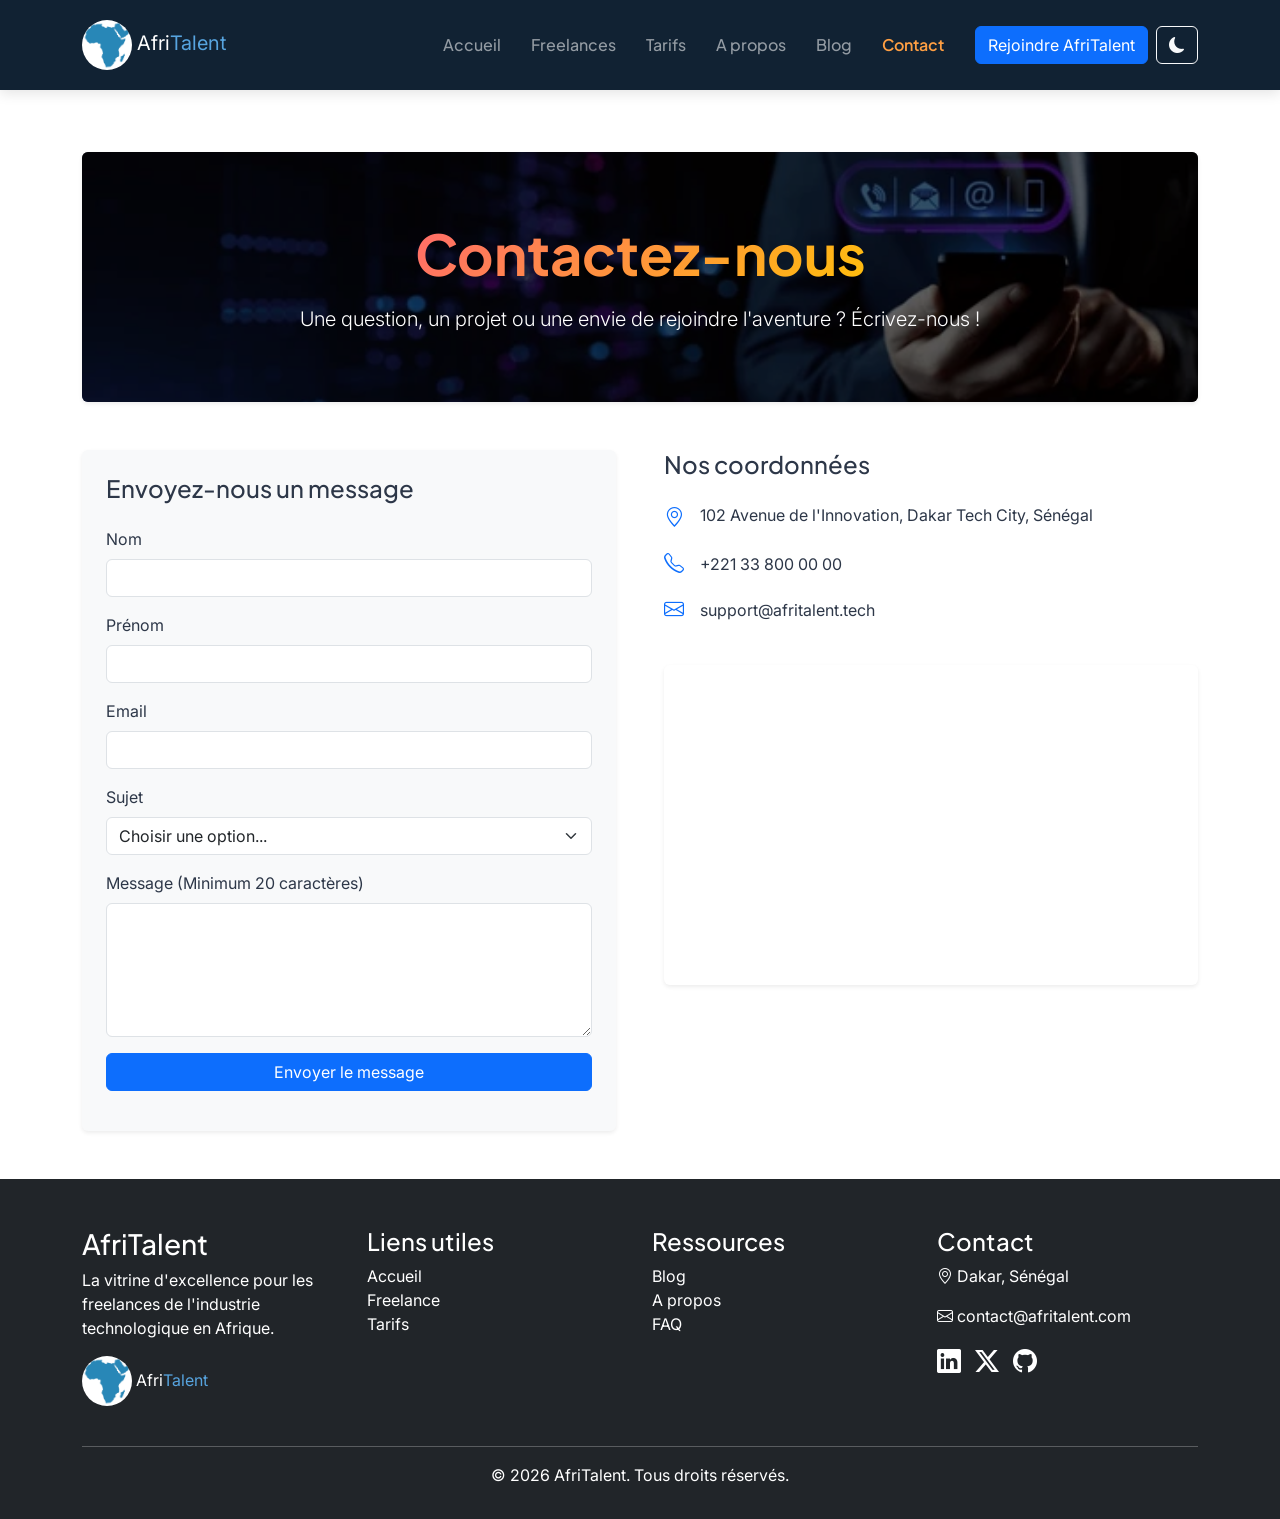
<file: contact.html>
<!DOCTYPE html>
<html lang="fr">
<head>
    <!-- Métadonnées indispensables pour l'encodage des caractères et le rendu adaptatif mobile -->
    <meta charset="UTF-8">
    <meta name="viewport" content="width=device-width, initial-scale=1.0">
    <title>AfriTalent — Contact</title>
    
    <!-- CHARGEMENT DES FEUILLES DE STYLE EXTERNES -->
    <!-- Bootstrap 5 CSS via CDN : Framework de composants, formulaires et grille -->
    <link href="https://cdn.jsdelivr.net/npm/bootstrap@5.3.0/dist/css/bootstrap.min.css" rel="stylesheet">
    <!-- Style personnalisé : Contient nos variables globales et styles spécifiques (ex: .text-gradient) -->
    <link rel="stylesheet" href="css/style.css?v=1.1">
    <!-- Bootstrap Icons : Utilisé pour les repères visuels des coordonnées (téléphone, enveloppe, etc.) -->
    <link rel="stylesheet" href="https://cdn.jsdelivr.net/npm/bootstrap-icons@1.11.0/font/bootstrap-icons.css">
</head>
<body>

    <!-- ==========================================================================
         EN-TÊTE ET ENTRÉE DE NAVIGATION (Fixée en haut d'écran lors du défilement)
         ========================================================================== -->
    <header>
        <nav class="navbar navbar-expand-lg navbar-dark fixed-top custom-navbar">
            <div class="container">
                <!-- Zone de marque : Logo + Nom du site -->
                <a class="navbar-brand" href="index.html">
                    <img src="images/94127101-raster-carte-afrique-carte-isolé-sur-fond-blanc-continent-icône-indienne.jpg" alt="logo officiel de AfriTalent" width="50"> Afri<span class="moi">Talent</span>
                </a>
                
                <!-- Bouton Hamburger : Apparaît sur mobile et gère le déploiement du menu -->
                <button class="navbar-toggler" type="button" data-bs-toggle="collapse" data-bs-target="#navMenu" aria-controls="navMenu" aria-expanded="false" aria-label="Toggle navigation">
                    <span class="navbar-toggler-icon"></span>
                </button>
                
                <!-- Menu de navigation principal -->
                <div class="collapse navbar-collapse" id="navMenu">
                    <ul class="navbar-nav ms-auto">
                        <li class="nav-item"><a class="nav-link" href="index.html">Accueil</a></li>
                        <li class="nav-item"><a class="nav-link" href="freelances.html">Freelances</a></li>
                        <li class="nav-item"><a class="nav-link" href="tarifs.html">Tarifs</a></li>
                        <li class="nav-item"><a class="nav-link" href="about.html">A propos</a></li>
                        <li class="nav-item"><a class="nav-link" href="#">Blog</a></li>
                        <!-- La classe 'active' signale visuellement et techniquement la page en cours -->
                        <li class="nav-item"><a class="nav-link active" href="contact.html" aria-current="page">Contact</a></li>
                    </ul>
                    
                    <!-- Bouton d'action principal d'inscription -->
                    <a href="contact.html" class="btn btn-primary ms-lg-3 mt-3 mt-lg-0 d-block d-lg-inline-block">Rejoindre AfriTalent</a>
                    
                    <!-- Commutateur du Mode Sombre / Mode Clair (Géré par js/main.js) -->
                    <button id="theme-toggle" class="btn btn-outline-light ms-lg-2 mt-2 mt-lg-0" aria-label="changer de thème">
                        <i class="bi bi-moon-fill" id="theme-icon"></i>
                    </button>
                </div>
            </div>
        </nav>
    </header>

    <!-- ==========================================================================
         CONTENU PRINCIPAL DE LA PAGE (py-5 ajoute des marges verticales de sécurité)
         ========================================================================== -->
    <main class="py-5">
        <div class="container pt-4">
            
            <!-- EN-TÊTE HERO DE LA PAGE CONTACT -->
            <section id="contact-hero" class="text-center text-white py-5 mb-5 rounded shadow-sm">
                <!-- .position-relative et z-index-1 assurent que le texte reste lisible au-dessus d'un éventuel background coloré -->
                <div class="container position-relative z-index-1">
                    <h1 class="display-4 fw-bold mb-3 text-gradient">Contactez-nous</h1>
                    <p class="lead mb-0">Une question, un projet ou une envie de rejoindre l'aventure ? Écrivez-nous !</p>
                </div>
            </section>
            
            <!-- BLOC TECHNIQUE DIAL : FORMULAIRE VS COORDONNÉES (g-5 espace largement les deux colonnes) -->
            <div class="row g-5">
                
                <!-- SECTION FORMULAIRE DE CONTACT (Prend 6 colonnes sur 12 à partir de l'affichage médium) -->
                <section class="col-12 col-md-6" id="contact-form-section">
                    <div class="bg-light p-4 rounded shadow-sm">
                        <h2 class="h4 mb-4">Envoyez-nous un message</h2>
                        
                        <!-- L'attribut 'novalidate' désactive la bulle d'erreur par défaut des navigateurs pour laisser place au style Bootstrap -->
                        <form id="contact-form" novalidate>
                            
                            <!-- Champ : Nom -->
                            <div class="mb-3">
                                <label for="nom" class="form-label">Nom</label>
                                <input type="text" class="form-control" id="nom" required>
                                <!-- .invalid-feedback s'affiche automatiquement en rouge si le formulaire est soumis à vide -->
                                <div class="invalid-feedback">Le nom est obligatoire.</div>
                            </div>
                            
                            <!-- Champ : Prénom -->
                            <div class="mb-3">
                                <label for="prenom" class="form-label">Prénom</label>
                                <input type="text" class="form-control" id="prenom" required>
                                <div class="invalid-feedback">Le prénom est obligatoire.</div>
                            </div>
                            
                            <!-- Champ : Email (Le type "email" applique une vérification native de la syntaxe "@") -->
                            <div class="mb-3">
                                <label for="email" class="form-label">Email</label>
                                <input type="email" class="form-control" id="email" required>
                                <div class="invalid-feedback">L'adresse email est obligatoire ou incorrecte.</div>
                            </div>
                            
                            <!-- Champ : Liste déroulante Sujet -->
                            <div class="mb-3">
                                <label for="sujet" class="form-label">Sujet</label>
                                <select class="form-select" id="sujet" required>
                                    <!-- L'option par défaut est désactivée (disabled) pour forcer un choix utilisateur -->
                                    <option value="" selected disabled>Choisir une option...</option>
                                    <option value="recrutement">Recrutement de freelances</option>
                                    <option value="support">Support technique</option>
                                    <option value="partenariat">Partenariat commercial</option>
                                </select>
                                <div class="invalid-feedback">Veuillez choisir un sujet dans la liste.</div>
                            </div>
                            
                            <!-- Champ : Message -->
                            <div class="mb-3">
                                <label for="message" class="form-label">Message (Minimum 20 caractères)</label>
                                <!-- Les lignes (rows) définissent la hauteur de départ de la zone de saisie -->
                                <textarea class="form-control" id="message" rows="5" required></textarea>
                                <div class="invalid-feedback">Le message doit faire au moins 20 caractères.</div>
                            </div>
                            
                            <!-- Bouton d'envoi (.w-100 occupe toute la largeur sur mobile, w-sm-auto redevient compact sur PC) -->
                            <button type="submit" class="btn btn-primary w-100 w-sm-auto">Envoyer le message</button>
                        </form>
                        
                        <!-- Zone conteneur ciblé par main.js pour insérer dynamiquement le message de succès d'envoi -->
                        <div id="form-success-message" class="mt-3"></div>
                    </div>
                </section>

                <!-- SECTION ADRESSE & CARTOGRAPHIE GOOGLE MAPS -->
                <section class="col-12 col-md-6" id="contact-infos">
                    <!-- h-100 et d-flex alignent parfaitement la hauteur de ce bloc sur celle du formulaire à côté -->
                    <div class="h-100 d-flex flex-column justify-content-between">
                        <div>
                            <h2 class="h4 mb-4">Nos coordonnées</h2>
                            <ul class="list-unstyled">
                                <!-- align-items-start évite que l'icône se centre verticalement si l'adresse fait plusieurs lignes -->
                                <li class="mb-3 d-flex align-items-start">
                                    <i class="bi bi-geo-alt text-primary fs-5 me-3" aria-hidden="true"></i>
                                    <span>102 Avenue de l'Innovation, Dakar Tech City, Sénégal</span>
                                </li>
                                <li class="mb-3 d-flex align-items-center">
                                    <i class="bi bi-telephone text-primary fs-5 me-3" aria-hidden="true"></i>
                                    <span>+221 33 800 00 00</span>
                                </li>
                                <li class="mb-3 d-flex align-items-center">
                                    <i class="bi bi-envelope text-primary fs-5 me-3" aria-hidden="true"></i>
                                    <span>support@afritalent.tech</span>
                                </li>
                            </ul>
                        </div>

                        <!-- Bloc Carte Intégrée (iframe) Google Maps en mode fluide (.flex-grow-1 remplit l'espace restant) -->
                        <div class="map-container mt-4 flex-grow-1">
                            <!-- loading="lazy" optimise les performances en chargeant la carte uniquement quand elle apparaît à l'écran -->
                            <iframe src="https://www.google.com/maps/embed?pb=!1m18!1m12!1m3!1d3858.9197127926715!2d-17.447547!3d14.717144!2m3!1f0!2f0!3f0!3m2!1i1024!2i768!4f13.1!3m3!1m2!1s0x0%3A0x0!2zMTTCsDQzJzAxLjciTiAxN8KwMjYnNTEuMiJX!5e0!3m2!1sfr!2ssn!4v1710000000000!5m2!1sfr!2ssn" height="320" style="border:0; width: 100%;" allowfullscreen="" loading="lazy" class="rounded shadow-sm" title="Localisation des bureaux de AfriTalent à Dakar"></iframe>
                        </div>
                    </div>
                </section>
                
            </div>
        </div>
    </main>

    <!-- ==========================================================================
         PIED DE PAGE (FOOTER TERMINAL)
         ========================================================================== -->
    <footer class="bg-dark text-white pt-5 pb-3">
        <div class="container">
            <div class="row g-4">
                <!-- Colonne Identité corporative -->
                <div class="col-12 col-md-3 mb-4">
                    <h3>AfriTalent</h3>
                    <p>La vitrine d'excellence pour les freelances de l'industrie technologique en Afrique.</p>
                    <a class="navbar-brand" href="index.html">
                        <img src="images/94127101-raster-carte-afrique-carte-isolé-sur-fond-blanc-continent-icône-indienne.jpg" alt="logo officiel de AfriTalent" width="50"> Afri<span class="moi">Talent</span>
                    </a>
                </div>

                <!-- Colonne Navigation rapide -->
                <div class="col-12 col-md-3 mb-4">
                    <h4>Liens utiles</h4>
                    <ul class="list-unstyled">
                        <li><a href="index.html" class="text-white text-decoration-none">Accueil</a></li>
                        <li><a href="freelances.html" class="text-white text-decoration-none">Freelance</a></li>
                        <li><a href="tarifs.html" class="text-white text-decoration-none">Tarifs</a></li>
                    </ul>
                </div>
            
                <!-- Colonne Liens Annexes / Documentation -->
                <div class="col-12 col-md-3 mb-4">
                    <h4>Ressources</h4>
                    <ul class="list-unstyled">
                        <li><a href="#" class="text-white text-decoration-none">Blog</a></li>
                        <li><a href="about.html" class="text-white text-decoration-none">A propos</a></li>
                        <li><a href="#" class="text-white text-decoration-none">FAQ</a></li>
                    </ul>
                </div>

                <!-- Colonne Informations géographiques & Liens réseaux sociaux -->
                <div class="col-12 col-md-3 mb-4">
                    <h4>Contact</h4>
                    <p><i class="bi bi-geo-alt"></i> Dakar, Sénégal</p>
                    <p><i class="bi bi-envelope"></i> contact@afritalent.com</p>
                    <div class="fs-4 mt-2">
                        <a href="#" class="text-white me-2" aria-label="LinkedIn"><i class="bi bi-linkedin"></i></a>
                        <a href="#" class="text-white me-2" aria-label="Twitter"><i class="bi bi-twitter-x"></i></a>
                        <a href="#" class="text-white" aria-label="GitHub"><i class="bi bi-github"></i></a>
                    </div>
                </div>
            </div>

            <hr>
            <!-- Ligne de Copyright (Année mise à jour via main.js) -->
            <div class="text-center">
                <p>&copy; <span id="year">2026</span> AfriTalent. Tous droits réservés.</p>
            </div>
        </div>
    </footer>

    <!-- BOUTON FLOTTANT : RETOUR RAPIDE EN HAUT DE PAGE -->
    <!-- d-none masque le bouton par défaut, main.js supprime cette classe lors du défilement (scroll) -->
    <button id="back-to-top" class="btn btn-primary position-fixed bottom-0 end-0 m-4 d-none" aria-label="Retourner en haut de la page">
        <i class="bi bi-arrow-up-short"></i>
    </button>

    <!-- LOGIQUES DE SCRIPTS JAVASCRIPT EXTEBLES ET LOGICEL INTERNE -->
    <!-- Bootstrap Bundle : Essentiel pour le bon repliement responsif du menu de navigation haut -->
    <script src="https://cdn.jsdelivr.net/npm/bootstrap@5.3.0/dist/js/bootstrap.bundle.min.js"></script>
    <!-- main.js : Gère l'interception et le contrôle JS personnalisé de la soumission du formulaire, le dark mode et le bouton "back to top" -->
    <script src="js/main.js"></script>
</body>
</html>
</file>
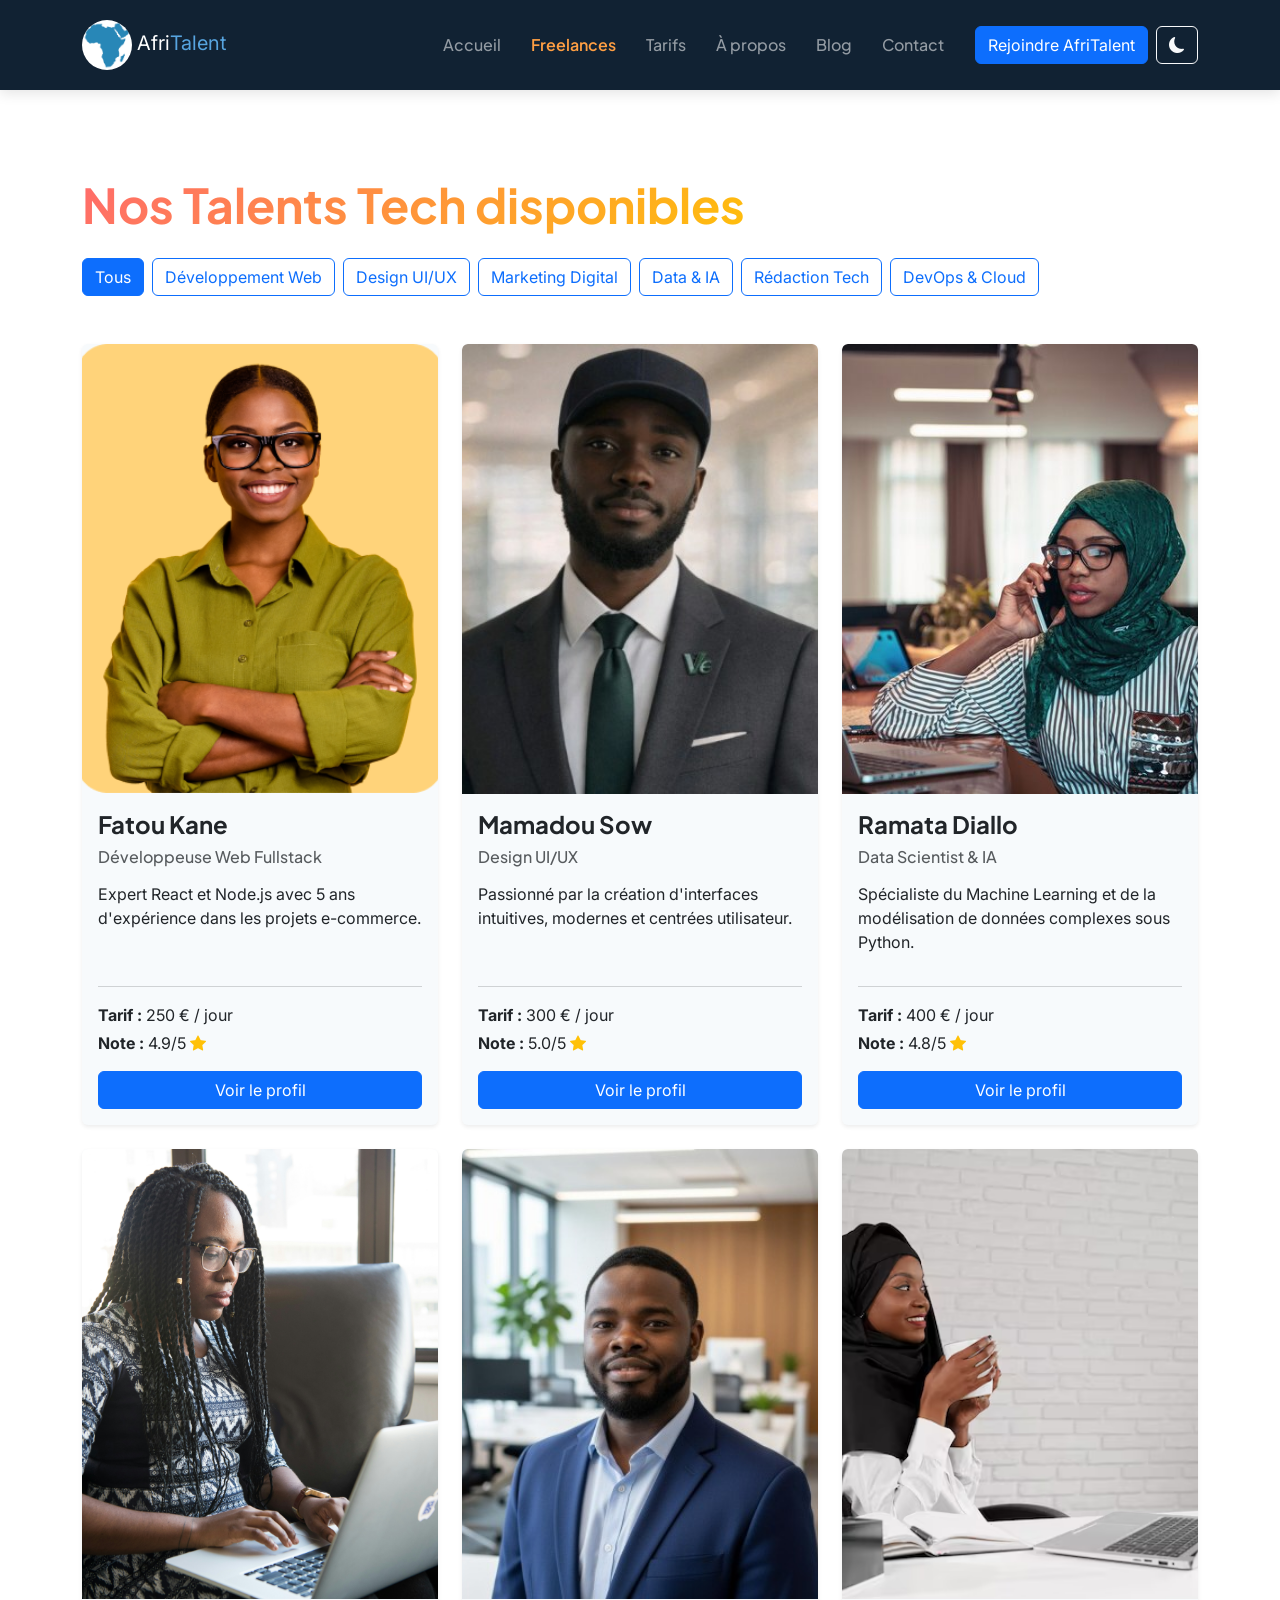
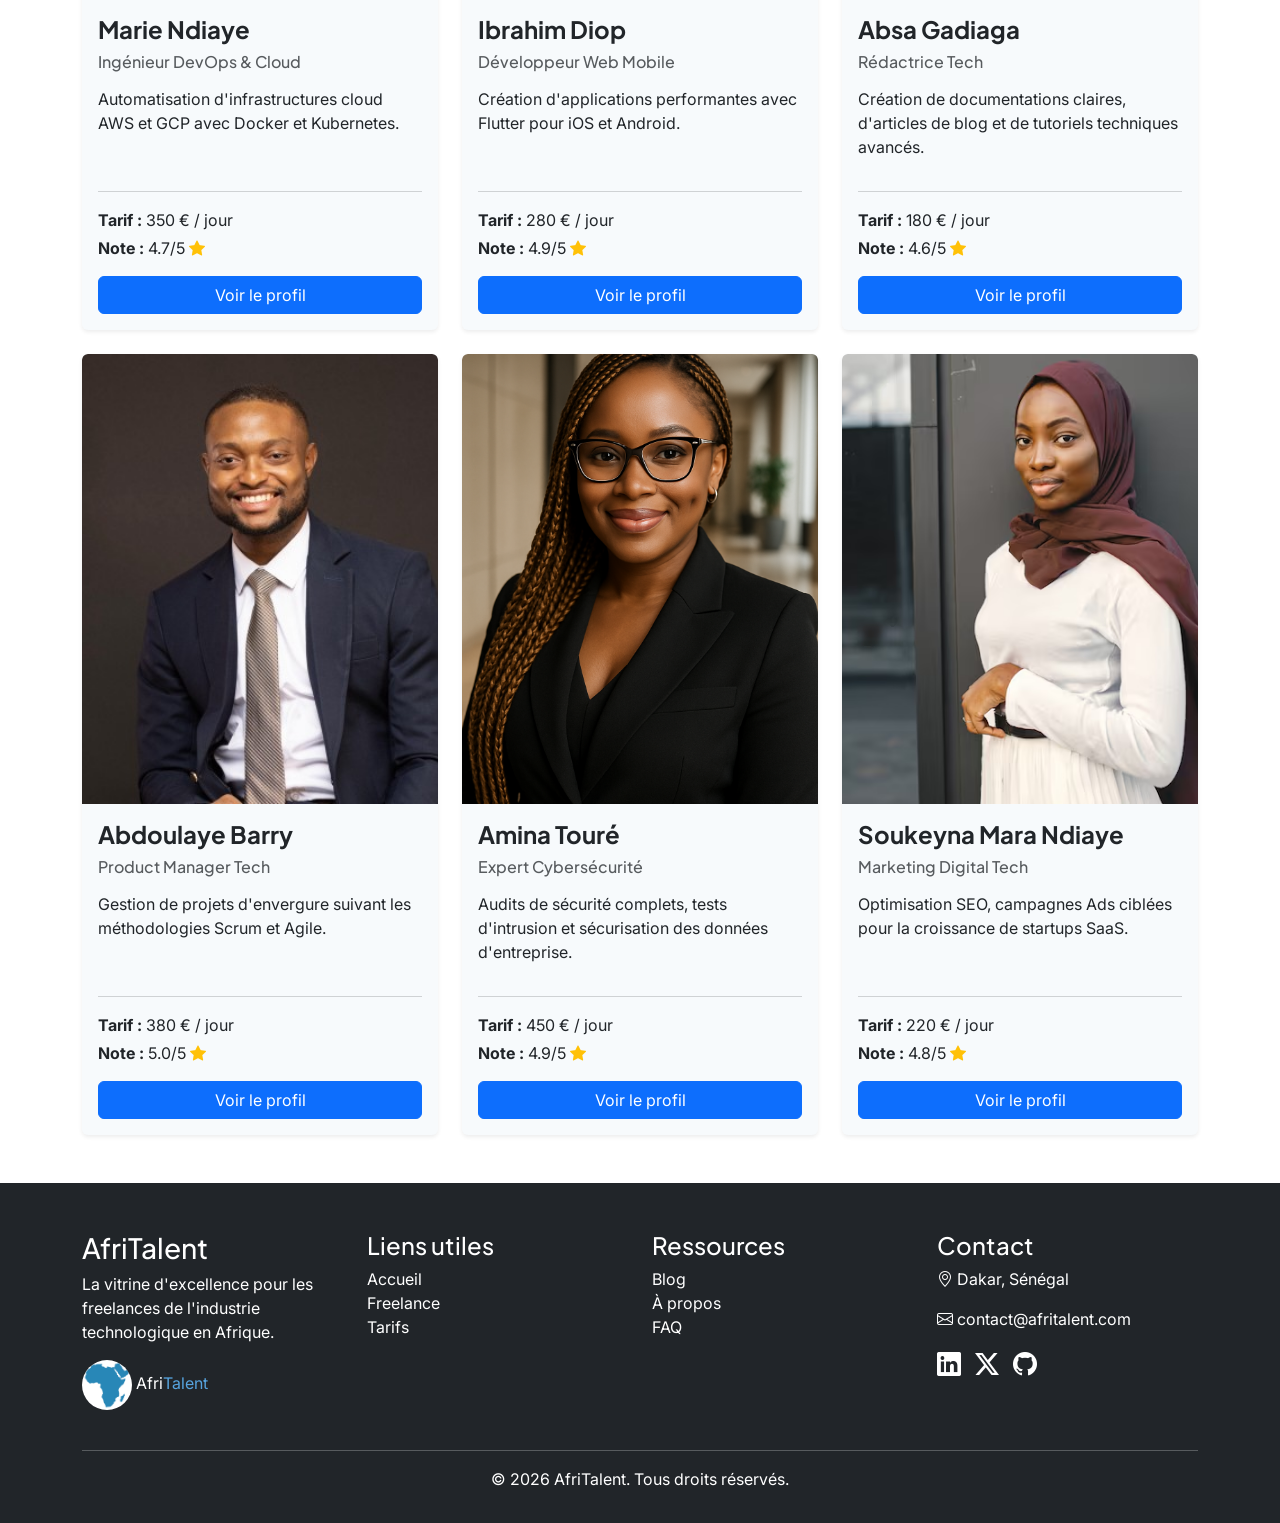
<file: freelances.html>
<!DOCTYPE html>
<html lang="fr">
<head>
    <!-- Métadonnées indispensables pour l'encodage correct des caractères (accents) et l'affichage responsive sur mobile -->
    <meta charset="UTF-8">
    <meta name="viewport" content="width=device-width, initial-scale=1.0">
    <title>AfriTalent — Catalogue des Freelances</title>
    
    <!-- FEUILLES DE STYLE EXTERNES -->
    <!-- Bootstrap 5 CSS via CDN : Gère la structure globale, l'alignement des grilles et le design des cartes -->
    <link href="https://cdn.jsdelivr.net/npm/bootstrap@5.3.0/dist/css/bootstrap.min.css" rel="stylesheet">
    <!-- Style personnalisé : Pour l'identité visuelle, les dégradés et les ajustements de couleurs (Mode Sombre/Clair) -->
    <link rel="stylesheet" href="css/style.css">
    <!-- Bootstrap Icons : Utilisé pour l'étoile des notes et les repères visuels du pied de page -->
    <link rel="stylesheet" href="https://cdn.jsdelivr.net/npm/bootstrap-icons@1.11.0/font/bootstrap-icons.css">
</head>
<body>

    <!-- ==========================================================================
         EN-TÊTE & BARRE DE NAVIGATION ( navbar-expand-lg gère le passage menu mobile / bureau )
         ========================================================================== -->
    <header>
        <!-- .fixed-top maintient la barre de navigation visible en haut lors du défilement -->
        <nav class="navbar navbar-expand-lg navbar-dark fixed-top custom-navbar">
            <div class="container">
                <!-- Zone Logo et nom de l'application -->
                <a class="navbar-brand" href="index.html">
                    <img src="images/94127101-raster-carte-afrique-carte-isolé-sur-fond-blanc-continent-icône-indienne.jpg" alt="Logo officiel représentant le continent africain - AfriTalent" width="50"> Afri<span class="moi">Talent</span>
                </a>
                
                <!-- Bouton Hamburger : Apparaît uniquement sur mobile pour dérouler le menu -->
                <button class="navbar-toggler" type="button" data-bs-toggle="collapse" data-bs-target="#navMenu" aria-controls="navMenu" aria-expanded="false" aria-label="Toggle navigation">
                    <span class="navbar-toggler-icon"></span>
                </button>
                
                <!-- Liens de navigation principal (ms-auto pousse l'ensemble vers l'extrémité droite) -->
                <div class="collapse navbar-collapse" id="navMenu">
                    <ul class="navbar-nav ms-auto">
                        <li class="nav-item"><a class="nav-link" href="index.html">Accueil</a></li>
                        <!-- 'active' et 'aria-current="page"' spécifient aux utilisateurs et aux robots d'indexation la page courante -->
                        <li class="nav-item"><a class="nav-link active" href="freelances.html" aria-current="page">Freelances</a></li>
                        <li class="nav-item"><a class="nav-link" href="tarifs.html">Tarifs</a></li>
                        <li class="nav-item"><a class="nav-link" href="about.html">À propos</a></li>
                        <li class="nav-item"><a class="nav-link" href="#">Blog</a></li>
                        <li class="nav-item"><a class="nav-link" href="contact.html">Contact</a></li>
                    </ul>
                    
                    <!-- Bouton d'appel à l'action principal -->
                    <a href="contact.html" class="btn btn-primary ms-lg-3 mt-3 mt-lg-0 d-block d-lg-inline-block">Rejoindre AfriTalent</a>
                    
                    <!-- Bouton d'activation du Mode Sombre, intercepté par votre script principal -->
                    <button id="theme-toggle" class="btn btn-outline-light ms-lg-2 mt-2 mt-lg-0" aria-label="Changer de thème (Sombre / Clair)">
                        <i class="bi bi-moon-fill" id="theme-icon"></i>
                    </button>
                </div>
            </div>
        </nav>
    </header>

    <!-- ==========================================================================
         CONTENU PRINCIPAL (Barre des filtres et Grille des profils)
         ========================================================================== -->
    <main class="py-5 mt-5">
        <div class="container">
            <!-- Titre principal bénéficiant de la mise en forme dégradée héritée de votre fichier CSS -->
            <h1 class="mb-4 display-5 fw-bold text-gradient">Nos Talents Tech disponibles</h1>

            <!-- COMPOSANT DE FILTRAGE DYNAMIQUE 
                 L'attribut role="group" regroupe sémantiquement les boutons pour l'accessibilité.
                 Les attributs 'data-filter' servent de repères clés pour votre fichier JavaScript (js/main.js) -->
            <div id="filters" class="mb-5 d-flex flex-wrap gap-2" role="group" aria-label="Filtres des freelances">
                <button class="filter-btn btn btn-outline-primary active" data-filter="all">Tous</button>
                <button class="filter-btn btn btn-outline-primary" data-filter="web">Développement Web</button>
                <button class="filter-btn btn btn-outline-primary" data-filter="design">Design UI/UX</button>
                <button class="filter-btn btn btn-outline-primary" data-filter="marketing">Marketing Digital</button>
                <button class="filter-btn btn btn-outline-primary" data-filter="data">Data & IA</button>
                <button class="filter-btn btn btn-outline-primary" data-filter="redaction">Rédaction Tech</button>
                <button class="filter-btn btn btn-outline-primary" data-filter="devops">DevOps & Cloud</button>
            </div>

            <!-- SECTION : LA GRILLE DE CARTES FREELANCES
                 Utilisation du système 'row-cols' de Bootstrap : 
                 1 carte sur mobile (row-cols-1), 2 sur tablettes (row-cols-sm-2), 3 sur écrans de PC (row-cols-md-3) -->
            <section id="freelancers-grid">
                <div class="row row-cols-1 row-cols-sm-2 row-cols-md-3 g-4">
                    
                    <!-- PROFIL 1 : FATOU KANE -->
                    <!-- L'attribut 'data-category' correspond exactement aux 'data-filter' du menu supérieur pour l'animation de tri -->
                    <div class="col" data-category="web">
                        <!-- .h-100 unifie la hauteur de toutes les cartes de la grille. .border-0 supprime la bordure par défaut -->
                        <div class="card h-100 shadow-sm border-0">
                            <img src="images/Mask_group_(18).png" class="card-img-top" alt="Portrait de Fatou Kane, Développeuse Web Fullstack">
                            <!-- .d-flex .flex-column permet d'ajuster le contenu et de pousser le bouton d'action tout en bas -->
                            <div class="card-body d-flex flex-column">
                                <h2 class="card-title h4 fw-bold">Fatou Kane</h2>
                                <h3 class="text-muted h6 mb-3">Développeuse Web Fullstack</h3>
                                <p class="card-text flex-grow-1">Expert React et Node.js avec 5 ans d'expérience dans les projets e-commerce.</p>
                                <hr class="text-muted">
                                <p class="mb-1"><strong>Tarif :</strong> 250 € / jour</p>
                                <!-- aria-hidden="true" écarte l'icône de l'étoile des lecteurs d'écrans pour éviter la lecture parasite "étoile remplie" -->
                                <p class="mb-3"><strong>Note :</strong> 4.9/5 <i class="bi bi-star-fill text-warning" aria-hidden="true"></i></p>
                                <!-- .mt-auto pousse le bouton vers le bas de la carte de manière homogène -->
                                <a href="#" class="btn btn-primary w-100 mt-auto">Voir le profil</a>
                            </div>
                        </div>
                    </div>
                  
                    <!-- PROFIL 2 : MAMADOU SOW -->
                    <div class="col" data-category="design">
                        <div class="card h-100 shadow-sm border-0">
                            <img src="images/1766657791955.jpg" class="card-img-top" alt="Portrait de Mamadou Sow, Designer UI/UX">
                            <div class="card-body d-flex flex-column">
                                <h2 class="card-title h4 fw-bold">Mamadou Sow</h2>
                                <h3 class="text-muted h6 mb-3">Design UI/UX</h3>
                                <p class="card-text flex-grow-1">Passionné par la création d'interfaces intuitives, modernes et centrées utilisateur.</p>
                                <hr class="text-muted">
                                <p class="mb-1"><strong>Tarif :</strong> 300 € / jour</p>
                                <p class="mb-3"><strong>Note :</strong> 5.0/5 <i class="bi bi-star-fill text-warning" aria-hidden="true"></i></p>
                                <a href="#" class="btn btn-primary w-100 mt-auto">Voir le profil</a>
                            </div>
                        </div>
                    </div>
                  
                    <!-- PROFIL 3 : RAMATA DIALLO -->
                    <div class="col" data-category="data">
                        <div class="card h-100 shadow-sm border-0">
                            <img src="images/jeune-femme-souriante-parle-smartphone-travaille-ordinateur-portable-regarde-dans-pensee-distance-heureux-client-client-afro-americain-utilisant-telephone-portable-ordinateur.jpg" class="card-img-top" alt="Portrait de Ramata Diallo, Data Scientist & IA">
                            <div class="card-body d-flex flex-column">
                                <h2 class="card-title h4 fw-bold">Ramata Diallo</h2>
                                <h3 class="text-muted h6 mb-3">Data Scientist & IA</h3>
                                <p class="card-text flex-grow-1">Spécialiste du Machine Learning et de la modélisation de données complexes sous Python.</p>
                                <hr class="text-muted">
                                <p class="mb-1"><strong>Tarif :</strong> 400 € / jour</p>
                                <p class="mb-3"><strong>Note :</strong> 4.8/5 <i class="bi bi-star-fill text-warning" aria-hidden="true"></i></p>
                                <a href="#" class="btn btn-primary w-100 mt-auto">Voir le profil</a>
                            </div>
                        </div>
                    </div>
                   
                    <!-- PROFIL 4 : MARIE NDIAYE -->
                    <div class="col" data-category="devops">
                        <div class="card h-100 shadow-sm border-0">
                            <img src="images/photo-1573495783323-9e59a325d4b4.jpg" class="card-img-top" alt="Portrait de Marie Ndiaye, Ingénieure DevOps & Cloud">
                            <div class="card-body d-flex flex-column">
                                <h2 class="card-title h4 fw-bold">Marie Ndiaye</h2>
                                <h3 class="text-muted h6 mb-3">Ingénieur DevOps & Cloud</h3>
                                <p class="card-text flex-grow-1">Automatisation d'infrastructures cloud AWS et GCP avec Docker et Kubernetes.</p>
                                <hr class="text-muted">
                                <p class="mb-1"><strong>Tarif :</strong> 350 € / jour</p>
                                <p class="mb-3"><strong>Note :</strong> 4.7/5 <i class="bi bi-star-fill text-warning" aria-hidden="true"></i></p>
                                <a href="#" class="btn btn-primary w-100 mt-auto">Voir le profil</a>
                            </div>
                        </div>
                    </div>
                   
                    <!-- PROFIL 5 : IBRAHIM DIOP -->
                    <div class="col" data-category="web">
                        <div class="card h-100 shadow-sm border-0">
                            <img src="images/1759706930934.jpg" class="card-img-top" alt="Portrait d'Ibrahim Diop, Développeur Web Mobile">
                            <div class="card-body d-flex flex-column">
                                <h2 class="card-title h4 fw-bold">Ibrahim Diop</h2>
                                <h3 class="text-muted h6 mb-3">Développeur Web Mobile</h3>
                                <p class="card-text flex-grow-1">Création d'applications performantes avec Flutter pour iOS et Android.</p>
                                <hr class="text-muted">
                                <p class="mb-1"><strong>Tarif :</strong> 280 € / jour</p>
                                <p class="mb-3"><strong>Note :</strong> 4.9/5 <i class="bi bi-star-fill text-warning" aria-hidden="true"></i></p>
                                <a href="#" class="btn btn-primary w-100 mt-auto">Voir le profil</a>
                            </div>
                        </div>
                    </div>
                    
                    <!-- PROFIL 6 : ABSA GADIAGA -->
                    <div class="col" data-category="redaction">
                        <div class="card h-100 shadow-sm border-0">
                            <img src="images/vue-laterale-femme-souriante-hijab-noir-buvant-du-cafe_651396-1751.avif" class="card-img-top" alt="Portrait d'Absa Gadiaga, Rédactrice Tech">
                            <div class="card-body d-flex flex-column">
                                <h2 class="card-title h4 fw-bold">Absa Gadiaga</h2>
                                <h3 class="text-muted h6 mb-3">Rédactrice Tech</h3>
                                <p class="card-text flex-grow-1">Création de documentations claires, d'articles de blog et de tutoriels techniques avancés.</p>
                                <hr class="text-muted">
                                <p class="mb-1"><strong>Tarif :</strong> 180 € / jour</p>
                                <p class="mb-3"><strong>Note :</strong> 4.6/5 <i class="bi bi-star-fill text-warning" aria-hidden="true"></i></p>
                                <a href="#" class="btn btn-primary w-100 mt-auto">Voir le profil</a>
                            </div>
                        </div>
                    </div>
                  
                    <!-- PROFIL 7 : ABDOULAYE BARRY -->
                    <div class="col" data-category="design">
                        <div class="card h-100 shadow-sm border-0">
                            <img src="images/1706688431577.jpg" class="card-img-top" alt="Portrait d'Abdoulaye Barry, Product Manager Tech">
                            <div class="card-body d-flex flex-column">
                                <h2 class="card-title h4 fw-bold">Abdoulaye Barry</h2>
                                <h3 class="text-muted h6 mb-3">Product Manager Tech</h3>
                                <p class="card-text flex-grow-1">Gestion de projets d'envergure suivant les méthodologies Scrum et Agile.</p>
                                <hr class="text-muted">
                                <p class="mb-1"><strong>Tarif :</strong> 380 € / jour</p>
                                <p class="mb-3"><strong>Note :</strong> 5.0/5 <i class="bi bi-star-fill text-warning" aria-hidden="true"></i></p>
                                <a href="#" class="btn btn-primary w-100 mt-auto">Voir le profil</a>
                            </div>
                        </div>
                    </div>
                   
                    <!-- PROFIL 8 : AMINA TOURÉ -->
                    <div class="col" data-category="devops">
                        <div class="card h-100 shadow-sm border-0">
                            <img src="images/b87fd05c-9969-45ee-b93f-f833a68869d9.png" class="card-img-top" alt="Portrait d'Amina Touré, Experte Cybersécurité">
                            <div class="card-body d-flex flex-column">
                                <h2 class="card-title h4 fw-bold">Amina Touré</h2>
                                <h3 class="text-muted h6 mb-3">Expert Cybersécurité</h3>
                                <p class="card-text flex-grow-1">Audits de sécurité complets, tests d'intrusion et sécurisation des données d'entreprise.</p>
                                <hr class="text-muted">
                                <p class="mb-1"><strong>Tarif :</strong> 450 € / jour</p>
                                <p class="mb-3"><strong>Note :</strong> 4.9/5 <i class="bi bi-star-fill text-warning" aria-hidden="true"></i></p>
                                <a href="#" class="btn btn-primary w-100 mt-auto">Voir le profil</a>
                            </div>
                        </div>
                    </div>
                 
                    <!-- PROFIL 9 : SOUKEYNA MARA NDIAYE -->
                    <div class="col" data-category="marketing">
                        <div class="card h-100 shadow-sm border-0">
                            <img src="images/portrait-jeune-femme-musulmane-portant-hijab-regardant-camera_1157-49747.avif" class="card-img-top" alt="Portrait de Soukeyna Mara Ndiaye, Spécialiste Marketing Digital Tech">
                            <div class="card-body d-flex flex-column">
                                <h2 class="card-title h4 fw-bold">Soukeyna Mara Ndiaye</h2>
                                <h3 class="text-muted h6 mb-3">Marketing Digital Tech</h3>
                                <p class="card-text flex-grow-1">Optimisation SEO, campagnes Ads ciblées pour la croissance de startups SaaS.</p>
                                <hr class="text-muted">
                                <p class="mb-1"><strong>Tarif :</strong> 220 € / jour</p>
                                <p class="mb-3"><strong>Note :</strong> 4.8/5 <i class="bi bi-star-fill text-warning" aria-hidden="true"></i></p>
                                <a href="#" class="btn btn-primary w-100 mt-auto">Voir le profil</a>
                            </div>
                        </div>
                    </div>

                </div>
            </section>
        </div>
    </main>

    <!-- ==========================================================================
         PIED DE PAGE (Structure organisée en 4 colonnes adaptatives)
         ========================================================================== -->
    <footer class="bg-dark text-white pt-5 pb-3">
        <div class="container">
            <!-- La classe 'g-4' régule l'espacement entre les différents blocs de données -->
            <div class="row g-4">
                
                <!-- Bloc 1 : Description synthétique de la marque -->
                <div class="col-12 col-md-3 mb-4">
                    <h3>AfriTalent</h3>
                    <p>La vitrine d'excellence pour les freelances de l'industrie technologique en Afrique.</p>
                    <a class="navbar-brand" href="index.html">
                        <img src="images/94127101-raster-carte-afrique-carte-isolé-sur-fond-blanc-continent-icône-indienne.jpg" alt="Logo de pied de page AfriTalent" width="50"> Afri<span class="moi">Talent</span>
                    </a>
                    </a>
                </div>

                <!-- Bloc 2 : Liens de navigation internes -->
                <div class="col-12 col-md-3 mb-4">
                    <h4>Liens utiles</h4>
                    <ul class="list-unstyled">
                        <li><a href="index.html" class="text-white text-decoration-none">Accueil</a></li>
                        <li><a href="freelances.html" class="text-white text-decoration-none">Freelance</a></li>
                        <li><a href="tarifs.html" class="text-white text-decoration-none">Tarifs</a></li>
                    </ul>
                </div>
            
                <!-- Bloc 3 : Documentation et FAQ -->
                <div class="col-12 col-md-3 mb-4">
                    <h4>Ressources</h4>
                    <ul class="list-unstyled">
                        <li><a href="#" class="text-white text-decoration-none">Blog</a></li>
                        <li><a href="about.html" class="text-white text-decoration-none">À propos</a></li>
                        <li><a href="#" class="text-white text-decoration-none">FAQ</a></li>
                    </ul>
                </div>

                <!-- Bloc 4 : Informations de contact et icônes sociales -->
                <div class="col-12 col-md-3 mb-4">
                    <h4>Contact</h4>
                    <p><i class="bi bi-geo-alt" aria-hidden="true"></i> Dakar, Sénégal</p>
                    <p><i class="bi bi-envelope" aria-hidden="true"></i> contact@afritalent.com</p>
                    <div class="fs-4 mt-2">
                        <!-- L'attribut 'aria-label' explicite le lien pour les synthèses vocales car il n'y a pas de texte physique -->
                        <a href="#" class="text-white me-2" aria-label="Suivez-nous sur LinkedIn"><i class="bi bi-linkedin"></i></a>
                        <a href="#" class="text-white me-2" aria-label="Suivez-nous sur X / Twitter"><i class="bi bi-twitter-x"></i></a>
                        <a href="#" class="text-white" aria-label="Consultez notre projet GitHub"><i class="bi bi-github"></i></a>
                    </div>
                </div>
            </div>

            <!-- Trait fin de séparation -->
            <hr class="border-light">
            
            <!-- Mention légale de Copyright. Le span d'ID 'year' est automatiquement mis à jour par votre JavaScript principal -->
            <div class="text-center">
                <p>&copy; <span id="year">2026</span> AfriTalent. Tous droits réservés.</p>
            </div>
        </div>
    </footer>

    <!-- BOUTON DE RETOUR EN HAUT (Back To Top)
         Positionné de manière fixe. La classe .d-none est retirée dynamiquement par js/main.js lors de la descente -->
    <button id="back-to-top" class="btn btn-primary d-none" style="position: fixed; bottom: 20px; right: 20px;" aria-label="Retourner en haut de la page">
        <i class="bi bi-arrow-up-short" aria-hidden="true"></i> 
    </button>

    <!-- CHARGEMENT DES FICHIERS DE LOGIQUE COMPOSANTS -->
    <!-- Librairie Bootstrap native gérant les menus mobiles et les animations de boutons -->
    <script src="https://cdn.jsdelivr.net/npm/bootstrap@5.3.0/dist/js/bootstrap.bundle.min.js"></script>
    <!-- Votre script global JavaScript -->
    <script src="js/main.js"></script>
</body>
</html>
</file>
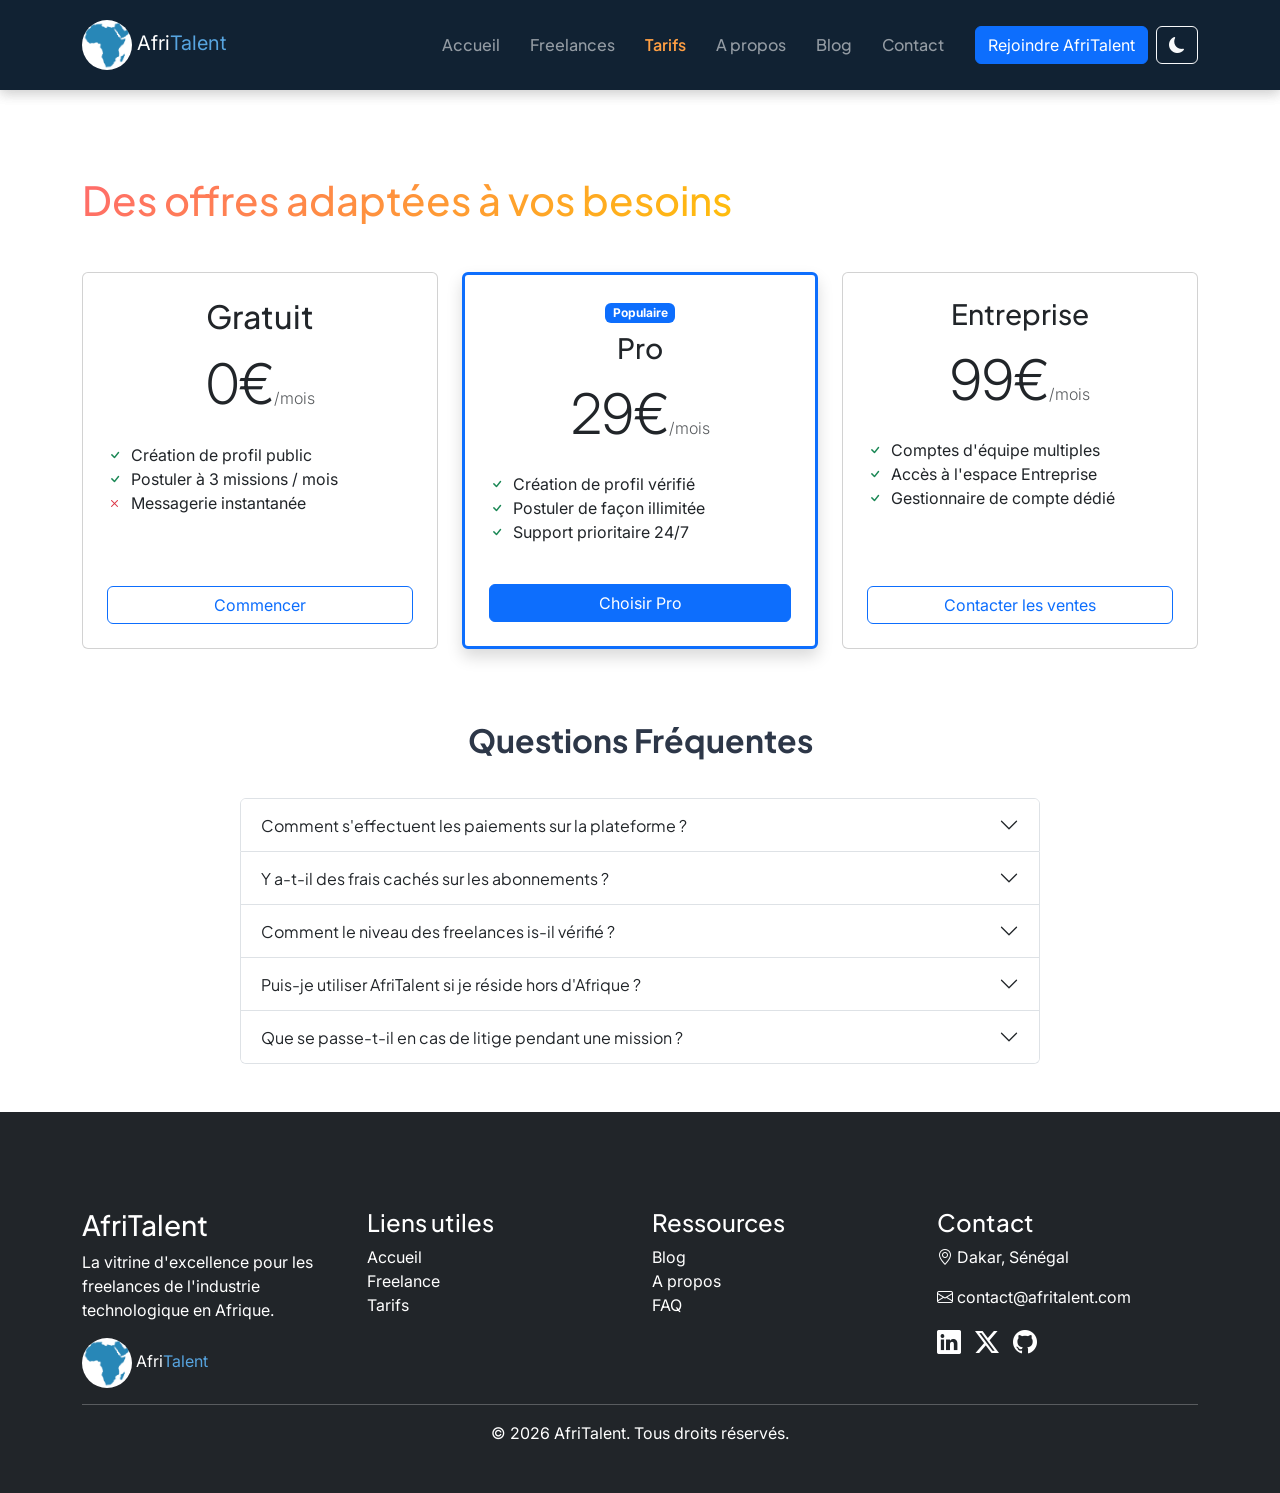
<file: tarifs.html>
<!DOCTYPE html>
<html lang="fr">
<head>
    <!-- Métadonnées indispensables pour l'encodage des caractères et l'affichage responsive sur mobile -->
    <meta charset="UTF-8">
    <meta name="viewport" content="width=device-width, initial-scale=1.0">
    <title>AfriTalent — Tarifs</title>
    
    <!-- CHARGEMENT DES STYLES EXTERNES -->
    <!-- Bootstrap 5 CSS via CDN : Gère la mise en page, la grille des cartes et l'accordéon -->
    <link href="https://cdn.jsdelivr.net/npm/bootstrap@5.3.0/dist/css/bootstrap.min.css" rel="stylesheet">
    <!-- Votre feuille CSS personnalisée avec le paramètre ?v=1.1 pour forcer le rafraîchissement du cache -->
    <link rel="stylesheet" href="css/style.css?v=1.1">
    <!-- Icônes officielles Bootstrap pour les puces (check/croix) et repères visuels -->
    <link rel="stylesheet" href="https://cdn.jsdelivr.net/npm/bootstrap-icons@1.11.0/font/bootstrap-icons.css">
</head>
<body>

    <!-- ==========================================================================
         EN-TÊTE & BARRE DE NAVIGATION (Commune à tout le site)
         ========================================================================== -->
    <header>

    <nav class="navbar navbar-expand-lg navbar-dark fixed-top custom-navbar">
        <div class="container">
            <a class="navbar-brand" href="index.html">
                <img src="images/94127101-raster-carte-afrique-carte-isolé-sur-fond-blanc-continent-icône-indienne.jpg" alt="logo officiel de AfriTalent" width="50px"> Afri<span id="moi">Talent</span>
            </a>
            <button class="navbar-toggler" type="button" data-bs-toggle="collapse" data-bs-target="#navMenu" aria-controls="navMenu" aria-expanded="false" aria-label="Toggle navigation">
                <span class="navbar-toggler-icon"></span>
            </button>
            <div class="collapse navbar-collapse" id="navMenu">
                <ul class="navbar-nav ms-auto">
                    <li class="nav-item"><a class="nav-link" href="index.html">Accueil</a></li>
                    <li class="nav-item"><a class="nav-link" href="freelances.html">Freelances</a></li>
                    <li class="nav-item"><a class="nav-link active" href="tarifs.html">Tarifs</a></li>
                    <li class="nav-item"><a class="nav-link" href="about.html">A propos</a></li>
                    <li class="nav-item"><a class="nav-link" href="#">Blog</a></li>
                    <li class="nav-item"><a class="nav-link" href="contact.html">Contact</a></li>
                </ul>
                <a href="contact.html" class="btn btn-primary ms-lg-3 mt-3 mt-lg-0 d-block d-lg-inline-block">Rejoindre AfriTalent</a>
                <!-- Bouton Toggle avec ID sur l'icône -->
                <button id="theme-toggle" class="btn btn-outline-light ms-lg-2 mt-2 mt-lg-0" aria-label="changer de thème">
                    <i class="bi bi-moon-fill" id="theme-icon"></i>
                </button>

        <!-- .fixed-top bloque la barre en haut de l'écran lors du défilement -->
        <nav class="navbar navbar-expand-lg navbar-dark fixed-top custom-navbar">
            <div class="container">
                <!-- Zone Logo + Nom de la plateforme -->
                <a class="navbar-brand" href="index.html">
                    <img src="images/94127101-raster-carte-afrique-carte-isolé-sur-fond-blanc-continent-icône-indienne.jpg" alt="logo officiel de AfriTalent" width="50"> Afri<span class="moi">Talent</span>
                </a>
                
                <!-- Bouton Hamburger : Gère l'ouverture du menu sur les écrans tactiles et mobiles -->
                <button class="navbar-toggler" type="button" data-bs-toggle="collapse" data-bs-target="#navMenu" aria-controls="navMenu" aria-expanded="false" aria-label="Toggle navigation">
                    <span class="navbar-toggler-icon"></span>
                </button>
                
                <!-- Menu de navigation principal (ms-auto pousse les liens vers la droite) -->
                <div class="collapse navbar-collapse" id="navMenu">
                    <ul class="navbar-nav ms-auto">
                        <li class="nav-item"><a class="nav-link" href="index.html">Accueil</a></li>
                        <li class="nav-item"><a class="nav-link" href="freelances.html">Freelances</a></li>
                        <!-- .active et aria-current="page" indiquent à l'utilisateur et aux robots que nous sommes sur la page Tarifs -->
                        <li class="nav-item"><a class="nav-link active" href="tarifs.html" aria-current="page">Tarifs</a></li>
                        <li class="nav-item"><a class="nav-link" href="about.html">A propos</a></li>
                        <li class="nav-item"><a class="nav-link" href="#">Blog</a></li>
                        <li class="nav-item"><a class="nav-link" href="contact.html">Contact</a></li>
                    </ul>
                    
                    <!-- Bouton d'action principal (Incitations / Inscriptions) -->
                    <a href="contact.html" class="btn btn-primary ms-lg-3 mt-3 mt-lg-0 d-block d-lg-inline-block">Rejoindre AfriTalent</a>
                    
                    <!-- Commutateur Light / Dark Mode intercepté par votre script js/main.js -->
                    <button id="theme-toggle" class="btn btn-outline-light ms-lg-2 mt-2 mt-lg-0" aria-label="changer de thème">
                        <i class="bi bi-moon-fill" id="theme-icon"></i>
                    </button>
                </div>
            </div>
        </div>
    </nav>
</header>

    <!-- ==========================================================================
         CONTENU PRINCIPAL DE LA PAGE DES TARIFS
         ========================================================================== -->
    <main>
        <!-- .my-5 ajoute des marges verticales ; .pt-5 pousse le contenu pour éviter qu'il glisse sous la navbar fixe -->
        <div class="container my-5 pt-5">
            <!-- Titre principal doté de la classe .text-gradient de votre CSS personnalisé -->
            <h1 class="text-center mb-5 text-gradient">Des offres adaptées à vos besoins</h1>

            <!-- LA GRILLE DES PRIX (3 COLONNES) 
                 L'attribut 'align-items-stretch' force toutes les cartes d'une même ligne à adopter la même hauteur, peu importe leur texte -->
            <div class="row g-4 align-items-stretch">

                <!-- CARTE 1 : OFFRE GRATUITE (Prend 12 colonnes sur mobile, 6 sur tablette, 4 sur grand écran) -->
                <div class="col-12 col-md-6 col-lg-4">
                    <!-- .h-100 remplit toute la colonne. .d-flex et .flex-column permettent d'isoler le contenu du bouton d'action -->
                    <div class="card p-4 text-center h-100 d-flex flex-column justify-content-between">
                        <div>
                            <h2>Gratuit</h2>
                            <!-- .display-4 applique une typographie de grande taille pour le prix -->
                            <div class="display-4 my-3">0€<span class="fs-6 text-muted">/mois</span></div>
                            <!-- Liste des options incluses (.list-unstyled supprime les puces par défaut) -->
                            <ul class="list-unstyled text-start my-4">
                                <!-- aria-hidden="true" cache l'icône aux lecteurs d'écran pour éviter les doublons sonores -->
                                <li><i class="bi bi-check text-success me-2" aria-hidden="true"></i>Création de profil public</li>
                                <li><i class="bi bi-check text-success me-2" aria-hidden="true"></i>Postuler à 3 missions / mois</li>
                                <li><i class="bi bi-x text-danger me-2" aria-hidden="true"></i>Messagerie instantanée</li>
                            </ul>
                        </div>
                        <!-- Le bouton est poussé naturellement vers le bas grâce à 'justify-content-between' -->
                        <button class="btn btn-outline-primary w-100 mt-3">Commencer</button>
                    </div>
                </div>

                <!-- CARTE 2 : OFFRE PRO (Mise en avant graphique) -->
                <div class="col-12 col-md-6 col-lg-4">
                    <!-- .border-primary, .border-3 et .shadow ajoutent une bordure bleue épaisse et une ombre pour capter le regard -->
                    <div class="card p-4 text-center border-primary border-3 shadow h-100 d-flex flex-column justify-content-between">
                        <div>
                            <!-- Badge Bootstrap mis en avant -->
                            <span class="badge bg-primary align-self-center mb-2">Populaire</span>
                            <h3>Pro</h3>
                            <div class="display-4 my-3">29€<span class="fs-6 text-muted">/mois</span></div>
                            <ul class="list-unstyled text-start my-4">
                                <li><i class="bi bi-check text-success me-2" aria-hidden="true"></i>Création de profil vérifié</li>
                                <li><i class="bi bi-check text-success me-2" aria-hidden="true"></i>Postuler de façon illimitée</li>
                                <li><i class="bi bi-check text-success me-2" aria-hidden="true"></i>Support prioritaire 24/7</li>
                            </ul>
                        </div>
                        <!-- Bouton plein (btn-primary) au lieu de contour (btn-outline) pour marquer la priorité d'achat -->
                        <button class="btn btn-primary w-100 mt-3">Choisir Pro</button>
                    </div>
                </div>

                <!-- CARTE 3 : OFFRE ENTREPRISE -->
                <div class="col-12 col-md-12 col-lg-4">
                    <div class="card p-4 text-center h-100 d-flex flex-column justify-content-between">
                        <div>
                            <h3>Entreprise</h3>
                            <div class="display-4 my-3">99€<span class="fs-6 text-muted">/mois</span></div>
                            <ul class="list-unstyled text-start my-4">
                                <li><i class="bi bi-check text-success me-2" aria-hidden="true"></i>Comptes d'équipe multiples</li>
                                <li><i class="bi bi-check text-success me-2" aria-hidden="true"></i>Accès à l'espace Entreprise</li>
                                <li><i class="bi bi-check text-success me-2" aria-hidden="true"></i>Gestionnaire de compte dédié</li>
                            </ul>
                        </div>
                        <button class="btn btn-outline-primary w-100 mt-3">Contacter les ventes</button>
                    </div>
                </div>
            </div>

            <!-- SECTION ACCORDÉON (FAQ) 
                 max-width: 800px et mx-auto centrent le contenu et évitent les lignes trop longues et fatigantes à lire sur PC -->
            <div class="mt-5 pt-4 mx-auto" style="max-width: 800px;">
                <h2 class="text-center mb-4 section-title">Questions Fréquentes</h2>
                
                <!-- L'identifiant id="accordionFAQ" sert de repère parent pour coordonner l'ouverture/fermeture des volets -->
                <div class="accordion" id="accordionFAQ">

                    <!-- BLOC FAQ N°1 -->
                    <div class="accordion-item">
                        <h3 class="accordion-header" id="headingOne">
                            <!-- data-bs-target doit cibler très exactement l'ID du div de contenu ci-dessous (#collapseOne) -->
                            <button class="accordion-button collapsed" type="button" data-bs-toggle="collapse" data-bs-target="#collapseOne" aria-expanded="false" aria-controls="collapseOne">
                                Comment s'effectuent les paiements sur la plateforme ?
                            </button>
                        </h3>
                        <!-- data-bs-parent="#accordionFAQ" ordonne à ce volet de se refermer automatiquement si l'utilisateur en ouvre un autre -->
                        <div id="collapseOne" class="accordion-collapse collapse" role="region" aria-labelledby="headingOne" data-bs-parent="#accordionFAQ">
                            <div class="accordion-body">
                                Les fonds sont bloqués de manière sécurisée au début de la mission et versés au freelance dès que l'entreprise valide le livrable.
                            </div>
                        </div>
                    </div>

                    <!-- BLOC FAQ N°2 -->
                    <div class="accordion-item">
                        <h3 class="accordion-header" id="headingTwo">
                            <button class="accordion-button collapsed" type="button" data-bs-toggle="collapse" data-bs-target="#collapseTwo" aria-expanded="false" aria-controls="collapseTwo">
                                Y a-t-il des frais cachés sur les abonnements ?
                            </button>
                        </h3>
                        <div id="collapseTwo" class="accordion-collapse collapse" role="region" aria-labelledby="headingTwo" data-bs-parent="#accordionFAQ">
                            <div class="accordion-body">
                                Non, les tarifs affichés sont transparents. Les abonnements Pro et Entreprise sont sans engagement et résiliables à tout moment.
                            </div>
                        </div>
                    </div>

                    <!-- BLOC FAQ N°3 -->
                    <div class="accordion-item">
                        <h3 class="accordion-header" id="headingThree">
                            <button class="accordion-button collapsed" type="button" data-bs-toggle="collapse" data-bs-target="#collapseThree" aria-expanded="false" aria-controls="collapseThree">
                                Comment le niveau des freelances is-il vérifié ?
                            </button>
                        </h3>
                        <div id="collapseThree" class="accordion-collapse collapse" role="region" aria-labelledby="headingThree" data-bs-parent="#accordionFAQ">
                            <div class="accordion-body">
                                Notre équipe technique examine le portfolio, les certifications et fait passer un entretien de validation avant d'attribuer le badge de confiance.
                            </div>
                        </div>
                    </div>

                    <!-- BLOC FAQ N°4 -->
                    <div class="accordion-item">
                        <h3 class="accordion-header" id="headingFour">
                            <button class="accordion-button collapsed" type="button" data-bs-toggle="collapse" data-bs-target="#collapseFour" aria-expanded="false" aria-controls="collapseFour">
                                Puis-je utiliser AfriTalent si je réside hors d'Afrique ?
                            </button>
                        </h3>
                        <div id="collapseFour" class="accordion-collapse collapse" role="region" aria-labelledby="headingFour" data-bs-parent="#accordionFAQ">
                            <div class="accordion-body">
                                Les freelances de la plateforme doivent résider sur le continent africain, mais les entreprises clientes peuvent être basées n'importe où dans le monde.
                            </div>
                        </div>
                    </div>

                    <!-- BLOC FAQ N°5 -->
                    <div class="accordion-item">
                        <h3 class="accordion-header" id="headingFive">
                            <button class="accordion-button collapsed" type="button" data-bs-toggle="collapse" data-bs-target="#collapseFive" aria-expanded="false" aria-controls="collapseFive">
                                Que se passe-t-il en cas de litige pendant une mission ?
                            </button>
                        </h3>
                        <div id="collapseFive" class="accordion-collapse collapse" role="region" aria-labelledby="headingFive" data-bs-parent="#accordionFAQ">
                            <div class="accordion-body">
                                AfriTalent met à disposition un service de médiation neutre pour analyser les livrables et trouver un accord équitable pour les deux parties.
                            </div>
                        </div>
                    </div>

                </div>
            </div>
        </div>
    </main>

     <footer class="bg-dark text-white pt-5 pb-3">

    <!-- ==========================================================================
         PIED DE PAGE (FOOTER GLOBAL EN 4 COLONNES)
         ========================================================================== -->
    <footer class="bg-dark text-white pt-5 pb-3">

        <div class="container">
            <!-- g-4 gère l'espacement (gutter) entre les colonnes du footer -->
            <div class="row g-4">
                
                <!-- Colonne 1 : Brève description de l'entreprise -->
                <div class="col-12 col-sm-6 col-md-3">
                    <h3>AfriTalent</h3>
                    <p>La vitrine d'excellence pour les freelances de l'industrie technologique en Afrique.</p>
                    <a class="navbar-brand" href="index.html">
                        <img src="images/94127101-raster-carte-afrique-carte-isolé-sur-fond-blanc-continent-icône-indienne.jpg" alt="logo officiel de AfriTalent" width="50"> Afri<span class="moi">Talent</span>
                    </a>
                </div>

                <!-- Colonne 2 : Liens de navigation redondants pour l'expérience utilisateur -->
                <div class="col-12 col-sm-6 col-md-3">
                    <h4>Liens utiles</h4>
                    <ul class="list-unstyled">
                        <li><a href="index.html" class="text-white text-decoration-none">Accueil</a></li>
                        <li><a href="freelances.html" class="text-white text-decoration-none">Freelance</a></li>
                        <li><a href="tarifs.html" class="text-white text-decoration-none">Tarifs</a></li>
                    </ul>
                </div>
            
                <!-- Colonne 3 : Liens vers la documentation secondaire -->
                <div class="col-12 col-sm-6 col-md-3">
                    <h4>Ressources</h4>
                    <ul class="list-unstyled">
                        <li><a href="#" class="text-white text-decoration-none">Blog</a></li>
                        <li><a href="about.html" class="text-white text-decoration-none">A propos</a></li>
                        <li><a href="#" class="text-white text-decoration-none">FAQ</a></li>
                    </ul>
                </div>

                <!-- Colonne 4 : Coordonnées physiques et icônes de réseaux sociaux -->
                <div class="col-12 col-sm-6 col-md-3">
                    <h4>Contact</h4>
                    <p><i class="bi bi-geo-alt"></i> Dakar, Sénégal</p>
                    <p><i class="bi bi-envelope"></i> contact@afritalent.com</p>
                    <div class="fs-4 mt-2">
                        <!-- aria-label donne un nom explicite aux liens qui ne contiennent que des icônes graphiques -->
                        <a href="#" class="text-white me-2" aria-label="LinkedIn"><i class="bi bi-linkedin"></i></a>
                        <a href="#" class="text-white me-2" aria-label="Twitter"><i class="bi bi-twitter-x"></i></a>
                        <a href="#" class="text-white" aria-label="GitHub"><i class="bi bi-github"></i></a>
                    </div>
                </div>
            </div>

            <!-- Ligne horizontale de séparation -->
            <hr>
            
            <!-- Mentions de copyright. L'ID 'year' permet à votre script JS d'injecter automatiquement l'année en cours -->
            <div class="text-center">
                <p>&copy; <span id="year">2026</span> AfriTalent. Tous droits réservés.</p>
            </div>
        </div>
    </footer>

    <!-- BOUTON RETOUR EN HAUT (Back To Top)
         La classe .d-none cache le bouton. Votre fichier js/main.js écoute le défilement et retire .d-none dès que l'utilisateur descend dans la page -->
    <button id="back-to-top" class="btn btn-primary position-fixed bottom-0 end-0 m-4 d-none" aria-label="Retourner en haut de la page">
        <i class="bi bi-arrow-up-short"></i>
    </button>

    <!-- CHARGEMENT DES COMPOSANTS LOGICIELS (JAVASCRIPT) -->
    <!-- Le bundle Bootstrap contient Popper.js, indispensable pour animer l'ouverture/fermeture de la FAQ (Accordéon) -->
    <script src="https://cdn.jsdelivr.net/npm/bootstrap@5.3.0/dist/js/bootstrap.bundle.min.js"></script>
    <!-- Votre script général principal qui orchestre les interactions dynamiques du site -->
    <script src="js/main.js"></script>
</body>
</html>
</file>
<file: css/style.css>
/* ==========================================================================
   1. VARIABLES & CONFIGURATION GLOBALE (:root)
   ========================================================================== */
/* Importation des polices Google Fonts : 
   - Plus Jakarta Sans pour une identité visuelle forte sur les titres
   - Inter pour une lisibilité maximale sur les textes de corps de page */
@import url('https://fonts.googleapis.com/css2?family=Plus+Jakarta+Sans:wght=400;500;600;700&family=Inter:wght=400;500;600&display=swap');

:root {
    /* Design Tokens : Palette de couleurs de la marque et mesures structurelles */
    --primary-color: #112233;   /* Bleu nuit principal (Identité AfriTalent) */
    --secondary-color: #1a365d; /* Bleu secondaire pour les variantes d'états */
    --accent-color: #ff9f43;    /* Orange vif pour les appels à l'action et survols */
    --main-radius: 12px;        /* Arrondi standard des composants (cartes, boîtes) */
    --border-radius-bento: 16px;/* Arrondi distinctif pour les blocs de la Bento Grid */
    --main-padding: 2rem;

    /* Typographies sémantiques */
    --font-title: 'Plus Jakarta Sans', sans-serif;
    --font-body: 'Inter', sans-serif;

    /* Variables dynamiques de Thème : Mode Clair par défaut */
    --bg-color: #ffffff;
    --text-color: #2d3748;
    --bg-light: #f7fafc;
    --section-bg-light: #f8f9fa;
    --navbar-bg: #112233;
    --navbar-box-shadow: 0 4px 12px rgba(0, 0, 0, 0.1);
    --card-border: rgba(0, 0, 0, 0.05);
}

/* Surcharge complète pour le Mode Sombre.
   Déclenché par l'attribut personnalisé [data-theme="dark"] injecté sur la balise <html> via JavaScript.
*/
[data-theme="dark"] {
    --bg-color: #121212;
    --text-color: #f8f9fa;       /* Blanc cassé réduisant la fatigue visuelle */
    --bg-light: #1e1e1e;         /* Les conteneurs clairs passent sur un gris sombre de niveau 1 */
    --section-bg-light: #1a1a1a;
    --navbar-bg: #0a0a0a;
    --navbar-box-shadow: 0 4px 12px rgba(255, 255, 255, 0.05);
    --card-border: rgba(255, 255, 255, 0.08);
}

/* ==========================================================================
   2. RESET & STYLES DE BASE & CORRECTIFS MODE SOMBRE
   ========================================================================== */
/* box-sizing: border-box assure que le padding et les bordures sont inclus 
   dans la largeur/hauteur totale des éléments pour éviter les cassures de layout */
*, ::after, ::before { 
    box-sizing: border-box;
}

body {
    margin: 0;
    padding: 0;
    padding-top: 80px; /* Compensation indispensable pour éviter que le contenu ne glisse sous la Navbar fixe */
    font-family: var(--font-body);
    background-color: var(--bg-color);
    color: var(--text-color);
    /* Transition fluide lors du basculement Clair / Sombre */
    transition: background-color 0.3s ease, color 0.3s ease;
}

h1, h2, h3, h4, h5, h6 {
    font-family: var(--font-title);
    color: inherit;
}

/* --- Sécurités d'affichage globales pour le Mode Sombre --- 
   Ces règles forcent les composants à hériter des bonnes variables de texte et de fond, 
   neutralisant les styles inline ou les classes Bootstrap trop rigides. */

[data-theme="dark"] body {
    color: var(--text-color) !important;
}

/* Blanchiment automatique de l'ensemble des textes natifs en mode sombre */
[data-theme="dark"] h1, 
[data-theme="dark"] h2, 
[data-theme="dark"] h3, 
[data-theme="dark"] h4, 
[data-theme="dark"] h5, 
[data-theme="dark"] h6, 
[data-theme="dark"] p,
[data-theme="dark"] span,
[data-theme="dark"] label,
[data-theme="dark"] li,
[data-theme="dark"] .card-title,
[data-theme="dark"] .card-text {
    color: var(--text-color) !important;
}

/* Neutralisation de la classe utilitaire .bg-light de Bootstrap */
[data-theme="dark"] .bg-light {
    background-color: var(--bg-light) !important;
    color: var(--text-color) !important;
}

[data-theme="dark"] .text-dark {
    color: var(--text-color) !important;
}

[data-theme="dark"] .text-muted {
    color: #a0aec0 !important; /* Gris plus clair et contrasté pour l'accessibilité RGAA */
}

/* Inversion automatique des cartes standards Bootstrap (.card) */
[data-theme="dark"] .card {
    background-color: var(--bg-light) !important;
    border-color: var(--card-border) !important;
    color: var(--text-color) !important;
}

/* Adaptation des entrées de formulaire (contact.html) pour le thème sombre */
[data-theme="dark"] .form-control,
[data-theme="dark"] .form-select {
    background-color: #2b2b2b !important;
    border-color: #444444 !important;
    color: #ffffff !important;
}

/* Focus des champs en mode sombre : amélioration du feedback visuel */
[data-theme="dark"] .form-control:focus,
[data-theme="dark"] .form-select:focus {
    border-color: var(--accent-color) !important;
    box-shadow: 0 0 0 0.25rem rgba(255, 159, 67, 0.25) !important;
}

[data-theme="dark"] .form-control::placeholder {
    color: #aaaaaa !important;
}

/* ==========================================================================
   3. CONFIGURATION DES EN-TÊTES & BANNIÈRES (NAVBAR, HERO, CONTACT)
   ========================================================================== */
.custom-navbar {
    background-color: var(--navbar-bg) !important;
    box-shadow: var(--navbar-box-shadow);
    /* Transition fluide pour l'effet de rétractation (Shrink) au défilement */
    transition: padding 0.3s ease, background-color 0.3s ease, box-shadow 0.3s ease;
    padding: 15px 0;
}

/* Classe injectée par JavaScript lorsque l'utilisateur descend dans la page */
.custom-navbar.scrolled {
    padding: 10px 0; 
}

.navbar-brand img {
    border-radius: 50%;
    object-fit: cover; /* Empêche la déformation de l'image du logo */
}

/* Classe spécifique pour l'accentuation textuelle de l'identité de marque (ex: Talent) */
.moi {
    color: #57a4df; 
}

.navbar-nav .nav-link {
    font-family: var(--font-title);
    font-weight: 500;
    padding: 0 15px !important;
    transition: color 0.3s ease;
}

/* Fusion des états de survol (hover) et de page active (active) */
.navbar-nav .nav-link:hover,
.navbar-nav .nav-link.active {
    color: var(--accent-color) !important;
}

.navbar-nav .nav-link.active {
    font-weight: 600;
}

/* Section Hero Principale (index.html) avec superposition d'un dégradé protecteur */
#hero {
    background-image: linear-gradient(rgba(0, 0, 0, 0.7), rgba(0, 0, 0, 0.7)), url(../images/e96669f09c136d4598a04830d9874ad5.jpg);
    background-size: cover;
    background-position: center;
    background-repeat: no-repeat;
    min-height: 80vh;
    display: flex;
    align-items: center;
    padding: 60px 0;
}

/* Bannière d'en-tête de la page Contact (contact.html) */
#contact-hero {
    position: relative;
    background-image: url('../images/support-contact-us-customer-hotline-260nw-2310238835.webp');
    background-size: cover;
    background-position: center;
    background-repeat: no-repeat;
    min-height: 250px;
    display: flex;
    align-items: center;
    overflow: hidden;
}

/* Pseudo-élément générant un voile sombre pour garantir la lisibilité du titre blanc */
#contact-hero::before {
    content: "";
    position: absolute;
    top: 0; left: 0; right: 0; bottom: 0;
    background: rgba(0, 0, 0, 0.6);
    z-index: 1;
}

#contact-hero .container {
    position: relative;
    z-index: 2; /* Repasse le texte au-dessus du voile sombre */
}

.section-title {
    position: relative;
    padding-bottom: 15px;
    font-weight: 700;
}

.bg-light-section {
    background-color: var(--section-bg-light) !important;
}

/* ==========================================================================
   4. COMPOSANTS SÉMANTIQUES (BOUTONS, COMPTEURS, BENTO, CARDS)
   ========================================================================== */
.btn-hero-primary {
    background-color: var(--primary-color);
    color: #ffffff !important;
    padding: 12px 24px;
    font-weight: 600;
    border-radius: 8px;
}

.btn-hero-primary:hover {
    background-color: var(--secondary-color);
}

.btn-hero-secondary {
    border: 2px solid var(--primary-color);
    color: var(--primary-color);
    padding: 11px 24px;
    font-weight: 600;
    border-radius: 8px;
    background: transparent;
}

.btn-hero-secondary:hover {
    background-color: var(--primary-color);
    color: #ffffff !important;
}

/* Boîtes de statistiques d'impact (index.html et about.html) */
.stat-box {
    background: var(--bg-light);
    border-radius: var(--main-radius);
    box-shadow: 0 4px 15px rgba(0, 0, 0, 0.05);
    transition: background-color 0.3s ease;
}

.num {
    font-size: 2.5rem;
    color: var(--primary-color);
    display: block;
}

/* Coloration orange spécifique pour faire ressortir les compteurs en mode sombre */
[data-theme="dark"] .num {
    color: var(--accent-color) !important; 
}

/* Structure CSS Grid dédiée à la Bento Grid (Architecture moderne de la page d'accueil)
   Définit un découpage strict à 3 colonnes de largeurs égales (1fr).
*/
.bento-grid {
    display: grid;
    grid-template-columns: repeat(3, 1fr);
    gap: 24px;
}

.bento-card {
    background: var(--bg-light);
    border-radius: var(--border-radius-bento);
    padding: 35px;
    border: 1px solid var(--card-border);
    box-shadow: 0 5px 20px rgba(0, 0, 0, 0.02);
    transition: background-color 0.3s ease, border-color 0.3s ease;
}

.bento-header {
    display: flex;
    justify-content: space-between;
    align-items: center;
    margin-bottom: 20px;
}

.bento-step {
    font-size: 1.2rem;
    font-weight: 700;
    color: var(--accent-color);
}

.bento-icon {
    font-size: 3rem;
    color: var(--primary-color);
}

[data-theme="dark"] .bento-icon {
    color: var(--accent-color);
}

/* Modificateur permettant à une carte Bento d'occuper deux colonnes d'espace horizontal */
.bento-w-2 {
    grid-column: span 2;
}

/* Micro-interactions avancées sur les cartes Catégories */
.category-card {
    background: var(--bg-light);
    padding: 30px 20px;
    border-radius: var(--main-radius);
    text-align: center;
    border: 1px solid var(--card-border);
    /* Transition par courbe de Bézier pour un effet de levée dynamique haut de gamme */
    transition: transform 0.3s cubic-bezier(0.25, 0.8, 0.25, 1), box-shadow 0.3s ease, background-color 0.3s ease;
}

.category-card .card-icon {
    font-size: 2.5rem;
    color: var(--primary-color);
    display: inline-block;
    margin-bottom: 15px;
    transition: color 0.3s ease;
}

[data-theme="dark"] .category-card .card-icon {
    color: #ffffff;
}

.category-card h3 {
    font-size: 1.25rem;
    margin-bottom: 10px;
}

/* Effets coordonnés lors du survol d'une catégorie */
.category-card:hover {
    transform: translateY(-8px);               /* Soulève la carte de 8 pixels */
    box-shadow: 0 15px 30px rgba(0, 0, 0, 0.12);/* Intensifie l'ombre portée pour simuler la hauteur */
    border-color: transparent;
}

.category-card:hover .card-icon {
    color: var(--accent-color) !important;       /* L'icône vire à l'orange */
}

/* Vitrine des Profils Freelance : Gestion des cartes et effets de zoom fluides */
#freelancers-grid .card {
    overflow: hidden; /* Obligatoire pour contenir le débordement de l'image lors du zoom d'échelle */
    background: var(--bg-light);
    border: 1px solid var(--card-border);
    transition: transform 0.3s ease, box-shadow 0.3s ease, background-color 0.3s ease;
}

.card-img-top {
    height: 450px;
    object-fit: cover;
    object-position: center;
    transition: transform 0.3s ease-in-out; /* Assure la fluidité du grossissement d'image */
}

#freelancers-grid .card:hover {
    transform: translateY(-8px);
    box-shadow: 0 10px 20px rgba(0, 0, 0, 0.15) !important;
}

/* Effet de zoom avant de 6% sur l'image du freelance sans altérer le ratio */
#freelancers-grid .card:hover .card-img-top {
    transform: scale(1.06);
}

/* Trombinoscope de l'Équipe Dirigeante (about.html) */
#team .card {
    border: 2px solid transparent !important;
    transition: all 0.3s ease;
}

/* Mise en valeur de la bordure orange au survol du membre */
#team .card:hover {
    border-color: var(--accent-color) !important;
}

/* Visuels des Avis Clients (Carousel) & Section d'appel à l'action final (CTA) */
.testimonial-img {
    width: 90px;
    height: 90px;
    border-radius: 50%;
    object-fit: cover;
    border: 3px solid var(--primary-color);
    background-color: var(--accent-color);
}

#cta-home {
    background: linear-gradient(135deg, var(--primary-color), var(--secondary-color));
}

.btn-cta-light {
    background-color: #ffffff;
    color: var(--primary-color) !important;
    padding: 14px 32px;
    font-weight: 700;
    border-radius: 30px;
    box-shadow: 0 4px 15px rgba(0, 0, 0, 0.15);
    transition: transform 0.2s ease;
}

.btn-cta-light:hover {
    transform: scale(1.05); /* Effet d'impulsion léger */
}

/* Texte en dégradé de couleur moderne (Tendance Web 2026) */
.text-gradient {
    background: linear-gradient(135deg, #ff6b6b, #ffbe0b) !important;
    -webkit-background-clip: text !important; /* Masque le fond dégradé pour n'épouser que la forme des lettres */
    background-clip: text !important;
    -webkit-text-fill-color: transparent !important; /* Rend la couleur de police native invisible pour révéler le fond */
    color: transparent !important;
    display: inline-block;
}

/* ==========================================================================
   5. RESPONSIVE DESIGN & MEDIA QUERIES
   ========================================================================== */
/* Breakpoint Tablettes (Écrans inférieurs à 992px) */
@media (max-width: 991.98px) {
    #hero {
        text-align: center;
        padding-top: 4rem !important;
        padding-bottom: 4rem !important;
    }
    
    .text-gradient {
        font-size: 2.2rem !important; /* Réduction proportionnelle du titre principal */
    }
    
    /* Rupture de la Bento Grid : passage d'une disposition en 3 colonnes à 1 seule colonne verticale */
    .bento-grid {
        grid-template-columns: 1fr;
    }
    
    /* Les cartes larges s'adaptent et reprennent une largeur unitaire */
    .bento-w-2 {
        grid-column: span 1;
    }
}

/* Breakpoint Mobiles (Écrans inférieurs à 576px) */
@media (max-width: 575.98px) {
    .text-gradient {
        font-size: 1.8rem !important;
    }
    
    .stat-box {
        margin-bottom: 0.5rem; /* Réduction des espaces inter-boîtes sur smartphone */
    }
    
    .section-title {
        font-size: 1.5rem !important;
        margin-bottom: 2rem !important;
    }
}

/* Bouton Flottant "Retour en haut" (Géré par l'API Scroll de JS) */
#back-to-top {
    z-index: 1030; /* Positionne le composant au-dessus des autres éléments et de la navbar */
    border-radius: 50%;
    width: 45px;
    height: 45px;
    display: flex;
    align-items: center;
    justify-content: center;
    box-shadow: 0 4px 10px rgba(0, 0, 0, 0.3);
    transition: opacity 0.3s ease, transform 0.3s ease;
}

#back-to-top:hover {
    transform: translateY(-5px); /* Micro-animation d'élévation sur action utilisateur */
}

#back-to-top i {
    font-size: 1.8rem;
    line-height: 0; /* Évite les décalages verticaux internes propres aux icônes Bootstrap Font */
}

/* ==========================================================================
   6. ANIMATIONS D'APPARITION INTERSECTION OBSERVER
   ========================================================================== */
/* État initial masqué pour l'ensemble des sections principales de l'application */
#hero, #how-it-works, #categories, #testimonials, #cta-home,
#history, #team, #values, main section {
    opacity: 0;
    transform: translateY(30px); /* Abaisse légèrement les blocs pour préparer l'effet d'élévation */
    transition: opacity 0.8s ease-out, transform 0.8s ease-out;
    /* will-change informe à l'avance le moteur graphique du navigateur (GPU) 
       des propriétés modifiées, optimisant radicalement la fluidité (60 FPS) */
    will-change: opacity, transform;
}

/* État final : Injecté dynamiquement en JavaScript via l'API IntersectionObserver 
   lorsque l'élément entre dans le champ de vision de l'utilisateur. */
#hero.is-visible, #how-it-works.is-visible, #categories.is-visible, 
#testimonials.is-visible, #cta-home.is-visible, #history.is-visible, 
#team.is-visible, #values.is-visible, main section.is-visible {
    opacity: 1;
    transform: translateY(0);
}
</file>
